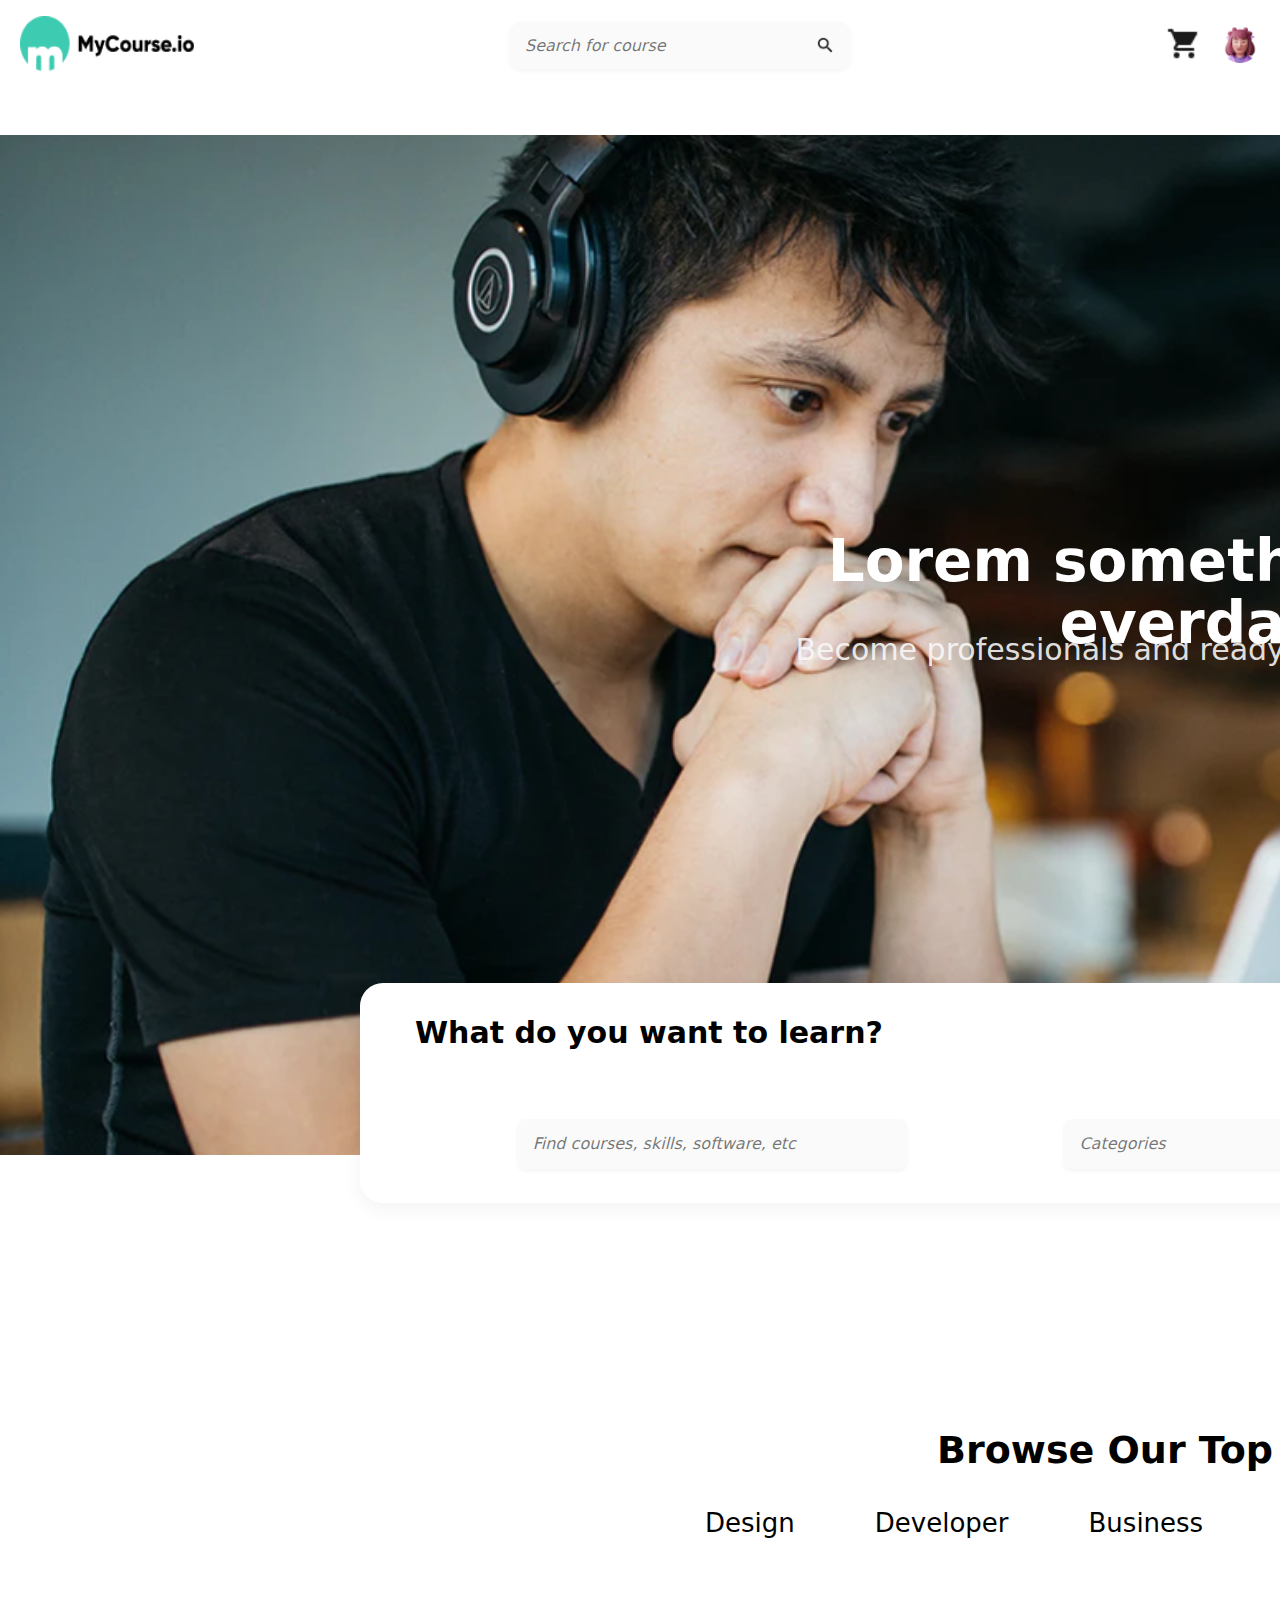
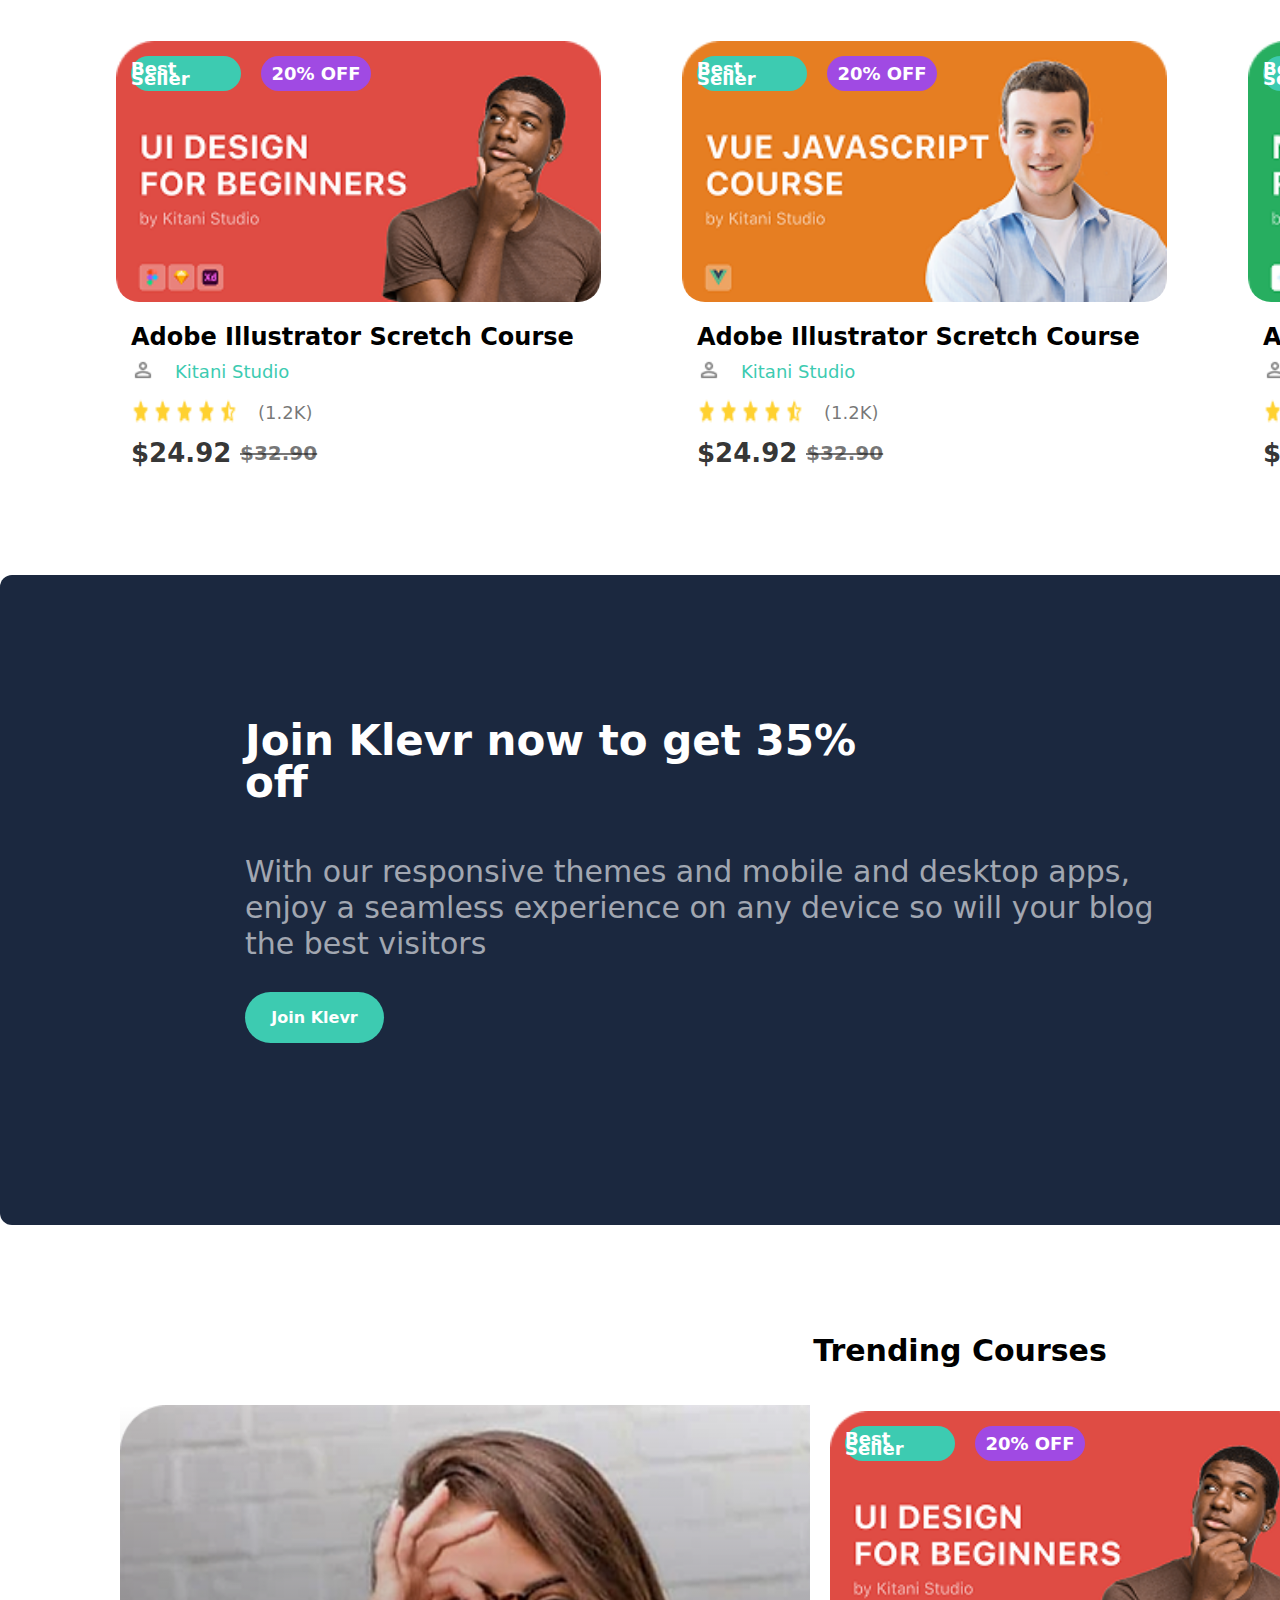
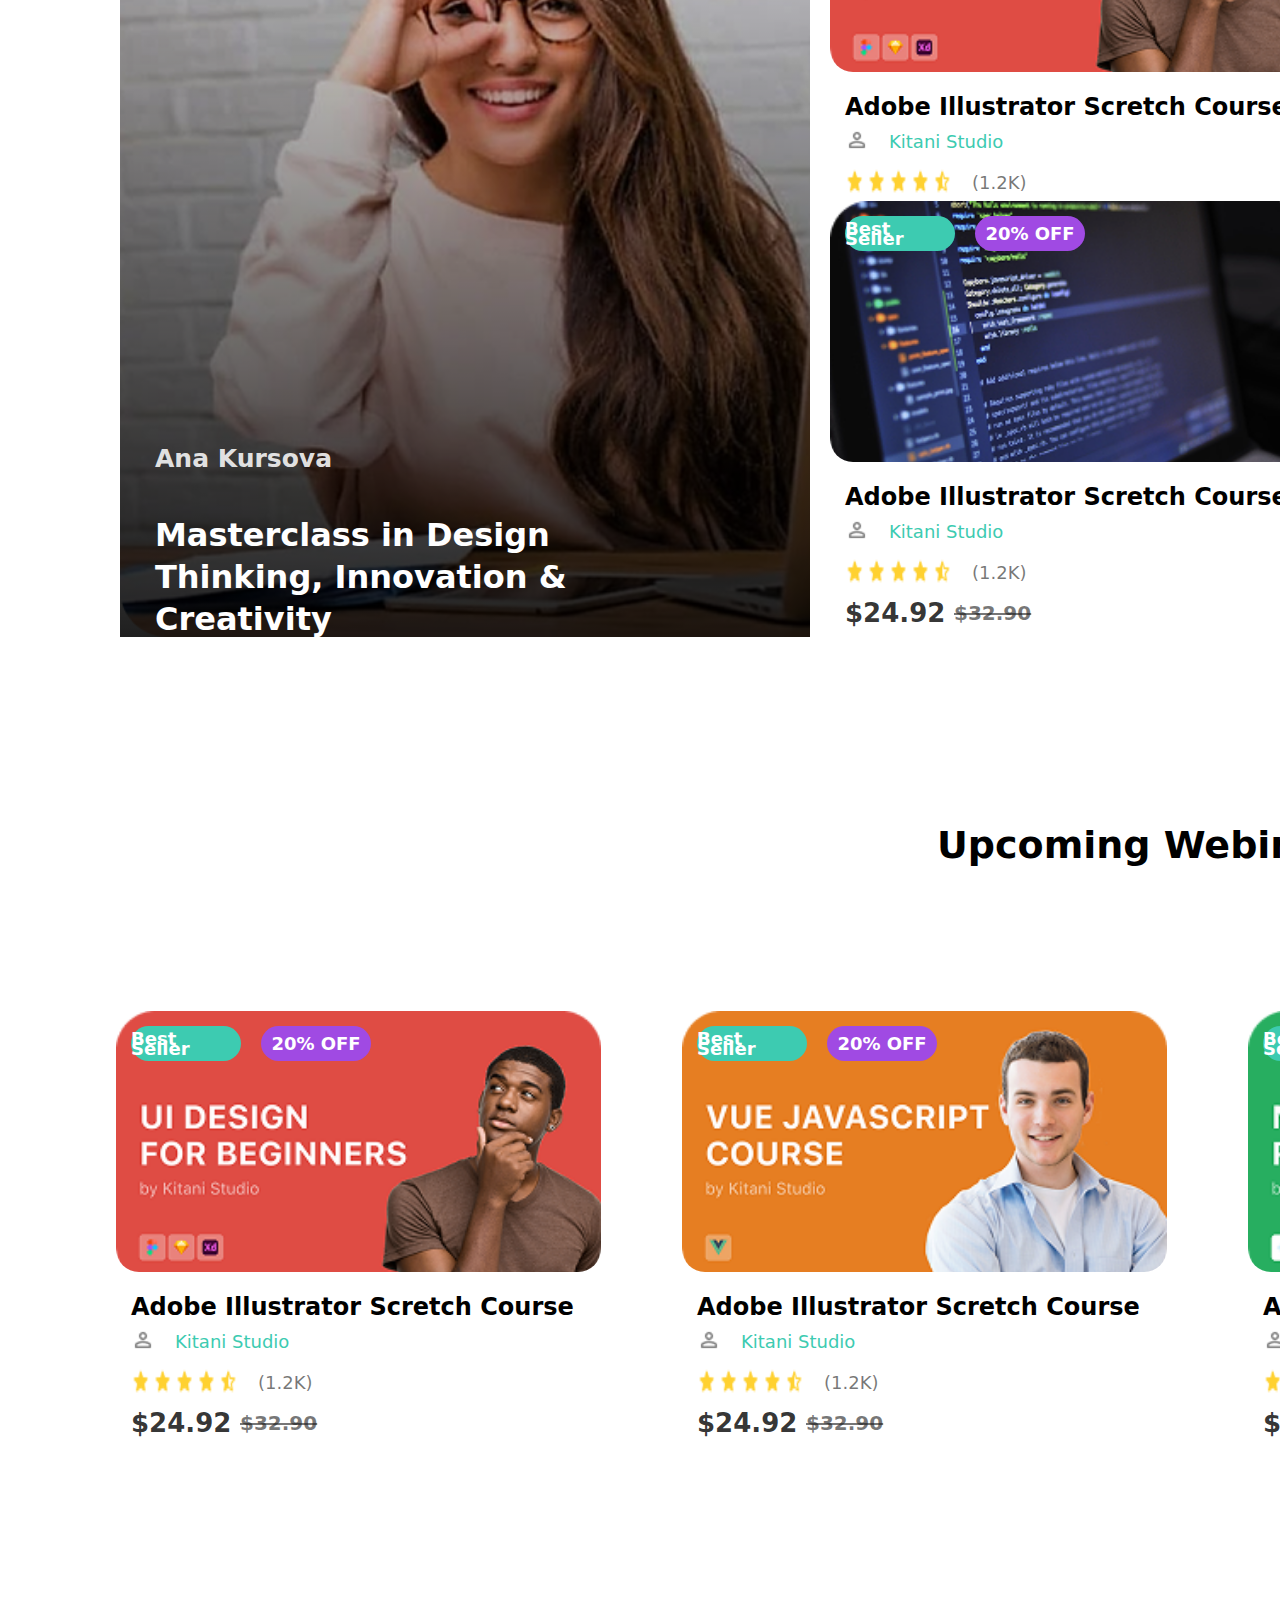
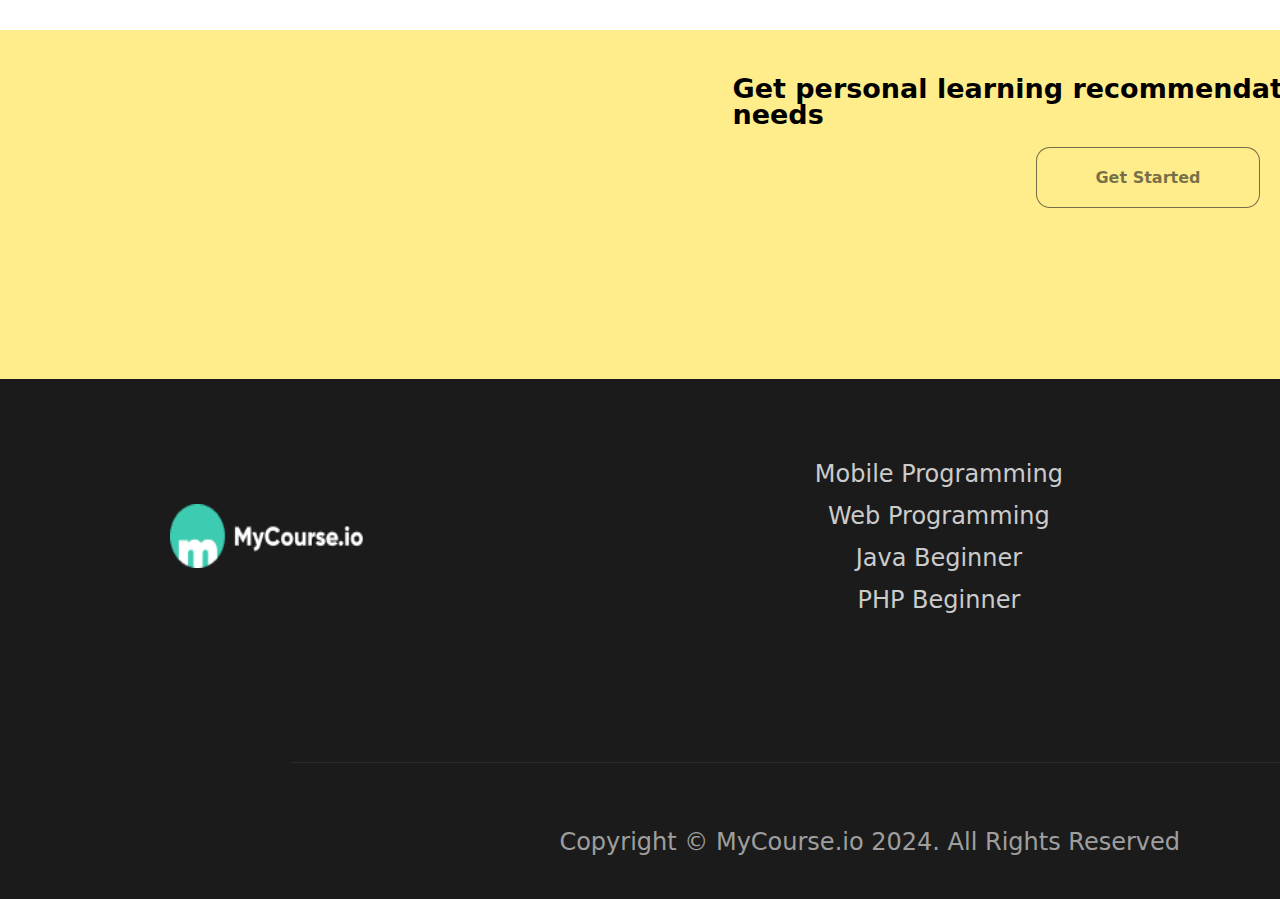
<file: Index.html>
<!DOCTYPE html>
<html lang="en">
  <head>
    <meta charset="UTF-8" />
    <link rel="icon" type="image/x-icon" href="./Images/wbLogo.png" />
    <meta name="viewport" content="width=device-width, initial-scale=1.0" />
    <link rel="stylesheet" href="./Style.css" />
    <title>ProendTask</title>
  </head>
  <body>
    <div class="wrapper">
      <nav class="navbar">
        <div class="nav-box">
          <div class="nav-left">
            <span>
              <img src="./Images/logo.png" alt="" class="nav-logo" />
            </span>
          </div>

          <div class="nav-center">
            <form class="nav-form">
              <input
                type="text"
                placeholder="Search for course"
                class="nav-input"
              />
              <span>
                <img src="./Images/search.png" alt="" class="nav-search" />
              </span>
            </form>
          </div>

          <div class="nav-right">
            <div class="nav-btn-box">
              <span>
                <img src="./Images/basket.png" alt="" class="nav-basket" />
              </span>

              <!-- 🧑 User Icon -->
              <div class="user-dropdown">
                <img src="./Images/user-icon.png" alt="User" class="nav-user" />
                <div class="dropdown-menu">
                  <a href="#" class="dropdown-item">Jonathan Doe</a>
                  <a href="#" class="dropdown-email">doe.jonathan@com</a>
                  <div class="drop-line"></div>
                  <a href="#" class="dropdown-item">My Courses</a>
                  <a href="#" class="dropdown-item">My Cart</a>
                  <a href="#" class="dropdown-item">Wishlist</a>
                  <div class="drop-line"></div>
                  <a href="#" class="dropdown-item">Notifications</a>
                  <a href="#" class="dropdown-item">Account Settings</a>
                  <div class="drop-line"></div>

                  <a href="./pages/login.html" class="dropdown-item logout"
                    >Logout</a
                  >
                </div>
              </div>
            </div>
          </div>

          <div class="burger-menu">
            <div class="burger-icon">
              <span></span>
              <span></span>
              <span></span>
            </div>
          </div>
        </div>
      </nav>

      <div class="intro">
        <div class="intro-bck">
          <h1 class="intro-glav-title">Lorem something new everday</h1>
          <h5 class="intro-text">
            Become professionals and ready to join the world.
          </h5>

          <div class="intro-glav-box">
            <h1 class="intro-title">What do you want to learn?</h1>
            <div class="intro-box">
              <div class="intro-left">
                <form>
                  <input
                    type="text"
                    class="intro-inp1"
                    placeholder="Find courses, skills, software, etc"
                  />
                </form>
              </div>
              <div class="intro-right">
                <input
                  type="text"
                  class="intro-inp2"
                  placeholder="Categories"
                />
              </div>
              <div class="intro-right">
                <input type="text" class="intro-inp2" placeholder="Topic" />
                <button class="intro-btn">Search</button>
              </div>
            </div>
          </div>
        </div>
      </div>
      <div class="course">
        <h1 class="crs-glav-title">Browse Our Top Courses</h1>
        <ul>
          <div class="crs-link-list">
            <li>
              <a href="" class="crs-item">Design</a>
            </li>
            <li>
              <a href="./pages/tabs.html" class="crs-item">Developer</a>
            </li>
            <li>
              <a href="" class="crs-item">Business</a>
            </li>
            <li>
              <a href="" class="crs-item">Marketing</a>
            </li>
            <li>
              <a href="" class="crs-item">PhotoGraphy</a>
            </li>
          </div>
        </ul>

        <div class="crs-glav-box">
          <div class="crs-box">
            <span>
              <div class="crs-img1">
                <div class="crs-btn1">Best Seller</div>
                <div class="crs-btn2">20% OFF</div>
              </div>
            </span>
            <h1 class="crs-title">Adobe Illustrator Scretch Course</h1>
            <div class="crs-person-box">
              <span>
                <img src="./Images/crs-person.png" alt="" class="person" />
              </span>
              <h3 class="person-name">Kitani Studio</h3>
            </div>
            <div class="crs-star-box">
              <span>
                <img src="./Images/crs-stars.png" alt="" class="stars" />
              </span>
              <h4 class="crs-text">(1.2K)</h4>
            </div>
            <div class="crs-price-box">
              <h1 class="crs-price">$24.92</h1>
              <h3 class="crs-price1">$32.90</h3>
            </div>
          </div>
          <div class="crs-box">
            <span>
              <div class="crs-img2">
                <div class="crs-btn1">Best Seller</div>
                <div class="crs-btn2">20% OFF</div>
              </div>
            </span>
            <h1 class="crs-title">Adobe Illustrator Scretch Course</h1>
            <div class="crs-person-box">
              <span>
                <img src="./Images/crs-person.png" alt="" class="person" />
              </span>
              <h3 class="person-name">Kitani Studio</h3>
            </div>
            <div class="crs-star-box">
              <span>
                <img src="./Images/crs-stars.png" alt="" class="stars" />
              </span>
              <h4 class="crs-text">(1.2K)</h4>
            </div>
            <div class="crs-price-box">
              <h1 class="crs-price">$24.92</h1>
              <h3 class="crs-price1">$32.90</h3>
            </div>
          </div>
          <div class="crs-box">
            <span>
              <div class="crs-img3">
                <div class="crs-btn1">Best Seller</div>
                <div class="crs-btn2">20% OFF</div>
              </div>
            </span>
            <h1 class="crs-title">Adobe Illustrator Scretch Course</h1>
            <div class="crs-person-box">
              <span>
                <img src="./Images/crs-person.png" alt="" class="person" />
              </span>
              <h3 class="person-name">Kitani Studio</h3>
            </div>
            <div class="crs-star-box">
              <span>
                <img src="./Images/crs-stars.png" alt="" class="stars" />
              </span>
              <h4 class="crs-text">(1.2K)</h4>
            </div>
            <div class="crs-price-box">
              <h1 class="crs-price">$24.92</h1>
              <h3 class="crs-price1">$32.90</h3>
            </div>
          </div>
          <div class="crs-box">
            <span>
              <div class="crs-img4">
                <div class="crs-btn1">Best Seller</div>
                <div class="crs-btn2">20% OFF</div>
              </div>
            </span>
            <h1 class="crs-title">Adobe Illustrator Scretch Course</h1>
            <div class="crs-person-box">
              <span>
                <img src="./Images/crs-person.png" alt="" class="person" />
              </span>
              <h3 class="person-name">Kitani Studio</h3>
            </div>
            <div class="crs-star-box">
              <span>
                <img src="./Images/crs-stars.png" alt="" class="stars" />
              </span>
              <h4 class="crs-text">(1.2K)</h4>
            </div>
            <div class="crs-price-box">
              <h1 class="crs-price">$24.92</h1>
              <h3 class="crs-price1">$32.90</h3>
            </div>
          </div>
        </div>
      </div>
      <div class="discount">
        <h1 class="disc-title">Join Klevr now to get 35% off</h1>
        <h4 class="disc-text">
          With our responsive themes and mobile and desktop apps, enjoy a
          seamless experience on any device so will your blog the best visitors
        </h4>
        <button class="disc-btn">Join Klevr</button>
        <span>
          <img src="./Images/disc-img.png" alt="" class="disc-img" />
        </span>
      </div>
      <div class="trending">
        <h1 class="trend-glav-title">Trending Courses</h1>
        <div class="trend-glav-box">
          <div class="trend-left">
            <div class="trend-left-box">
              <div class="trend-bck"></div>
              <span>
                <div class="trend-img">
                  <h5 class="trend-name">Ana Kursova</h5>
                  <h1 class="trend-text">
                    Masterclass in Design Thinking, Innovation & Creativity
                  </h1>
                </div>
              </span>
            </div>
          </div>
          <div class="trend-right">
            <div class="trend-mini-box">
              <div class="trend-mini-left">
                <div class="crs-box">
                  <span>
                    <div class="crs-img1">
                      <div class="crs-btn1">Best Seller</div>
                      <div class="crs-btn2">20% OFF</div>
                    </div>
                  </span>
                  <h1 class="crs-title">Adobe Illustrator Scretch Course</h1>
                  <div class="crs-person-box">
                    <span>
                      <img
                        src="./Images/crs-person.png"
                        alt=""
                        class="person"
                      />
                    </span>
                    <h3 class="person-name">Kitani Studio</h3>
                  </div>
                  <div class="crs-star-box">
                    <span>
                      <img src="./Images/crs-stars.png" alt="" class="stars" />
                    </span>
                    <h4 class="crs-text">(1.2K)</h4>
                  </div>
                  <div class="crs-price-box">
                    <h1 class="crs-price">$24.92</h1>
                    <h3 class="crs-price1">$32.90</h3>
                  </div>
                </div>
              </div>
              <div class="trend-mini-right">
                <div class="crs-box">
                  <span>
                    <div class="crs-img5">
                      <div class="crs-btn1">Best Seller</div>
                      <div class="crs-btn2">20% OFF</div>
                    </div>
                  </span>
                  <h1 class="crs-title">Adobe Illustrator Scretch Course</h1>
                  <div class="crs-person-box">
                    <span>
                      <img
                        src="./Images/crs-person.png"
                        alt=""
                        class="person"
                      />
                    </span>
                    <h3 class="person-name">Kitani Studio</h3>
                  </div>
                  <div class="crs-star-box">
                    <span>
                      <img src="./Images/crs-stars.png" alt="" class="stars" />
                    </span>
                    <h4 class="crs-text">(1.2K)</h4>
                  </div>
                  <div class="crs-price-box">
                    <h1 class="crs-price">$24.92</h1>
                    <h3 class="crs-price1">$32.90</h3>
                  </div>
                </div>
              </div>
              <div class="trend-mini-right">
                <div class="crs-box">
                  <span>
                    <div class="crs-img6">
                      <div class="crs-btn1">Best Seller</div>
                      <div class="crs-btn2">20% OFF</div>
                    </div>
                  </span>
                  <h1 class="crs-title">Adobe Illustrator Scretch Course</h1>
                  <div class="crs-person-box">
                    <span>
                      <img
                        src="./Images/crs-person.png"
                        alt=""
                        class="person"
                      />
                    </span>
                    <h3 class="person-name">Kitani Studio</h3>
                  </div>
                  <div class="crs-star-box">
                    <span>
                      <img src="./Images/crs-stars.png" alt="" class="stars" />
                    </span>
                    <h4 class="crs-text">(1.2K)</h4>
                  </div>
                  <div class="crs-price-box">
                    <h1 class="crs-price">$24.92</h1>
                    <h3 class="crs-price1">$32.90</h3>
                  </div>
                </div>
              </div>
              <div class="trend-mini-right">
                <div class="crs-box">
                  <span>
                    <div class="crs-img1">
                      <div class="crs-btn1">Best Seller</div>
                      <div class="crs-btn2">20% OFF</div>
                    </div>
                  </span>
                  <h1 class="crs-title">Adobe Illustrator Scretch Course</h1>
                  <div class="crs-person-box">
                    <span>
                      <img
                        src="./Images/crs-person.png"
                        alt=""
                        class="person"
                      />
                    </span>
                    <h3 class="person-name">Kitani Studio</h3>
                  </div>
                  <div class="crs-star-box">
                    <span>
                      <img src="./Images/crs-stars.png" alt="" class="stars" />
                    </span>
                    <h4 class="crs-text">(1.2K)</h4>
                  </div>
                  <div class="crs-price-box">
                    <h1 class="crs-price">$24.92</h1>
                    <h3 class="crs-price1">$32.90</h3>
                  </div>
                </div>
              </div>
            </div>
          </div>
        </div>
      </div>
      <div class="course" id="vector1">
        <h1 class="crs-glav-title">Upcoming Webinar</h1>
        <div class="crs-glav-box">
          <div class="crs-box">
            <span>
              <div class="crs-img1">
                <div class="crs-btn1">Best Seller</div>
                <div class="crs-btn2">20% OFF</div>
              </div>
            </span>
            <h1 class="crs-title">Adobe Illustrator Scretch Course</h1>
            <div class="crs-person-box">
              <span>
                <img src="./Images/crs-person.png" alt="" class="person" />
              </span>
              <h3 class="person-name">Kitani Studio</h3>
            </div>
            <div class="crs-star-box">
              <span>
                <img src="./Images/crs-stars.png" alt="" class="stars" />
              </span>
              <h4 class="crs-text">(1.2K)</h4>
            </div>
            <div class="crs-price-box">
              <h1 class="crs-price">$24.92</h1>
              <h3 class="crs-price1">$32.90</h3>
            </div>
          </div>
          <div class="crs-box">
            <span>
              <div class="crs-img2">
                <div class="crs-btn1">Best Seller</div>
                <div class="crs-btn2">20% OFF</div>
              </div>
            </span>
            <h1 class="crs-title">Adobe Illustrator Scretch Course</h1>
            <div class="crs-person-box">
              <span>
                <img src="./Images/crs-person.png" alt="" class="person" />
              </span>
              <h3 class="person-name">Kitani Studio</h3>
            </div>
            <div class="crs-star-box">
              <span>
                <img src="./Images/crs-stars.png" alt="" class="stars" />
              </span>
              <h4 class="crs-text">(1.2K)</h4>
            </div>
            <div class="crs-price-box">
              <h1 class="crs-price">$24.92</h1>
              <h3 class="crs-price1">$32.90</h3>
            </div>
          </div>
          <div class="crs-box">
            <span>
              <div class="crs-img3">
                <div class="crs-btn1">Best Seller</div>
                <div class="crs-btn2">20% OFF</div>
              </div>
            </span>
            <h1 class="crs-title">Adobe Illustrator Scretch Course</h1>
            <div class="crs-person-box">
              <span>
                <img src="./Images/crs-person.png" alt="" class="person" />
              </span>
              <h3 class="person-name">Kitani Studio</h3>
            </div>
            <div class="crs-star-box">
              <span>
                <img src="./Images/crs-stars.png" alt="" class="stars" />
              </span>
              <h4 class="crs-text">(1.2K)</h4>
            </div>
            <div class="crs-price-box">
              <h1 class="crs-price">$24.92</h1>
              <h3 class="crs-price1">$32.90</h3>
            </div>
          </div>
          <div class="crs-box">
            <span>
              <div class="crs-img4">
                <div class="crs-btn1">Best Seller</div>
                <div class="crs-btn2">20% OFF</div>
              </div>
            </span>
            <h1 class="crs-title">Adobe Illustrator Scretch Course</h1>
            <div class="crs-person-box">
              <span>
                <img src="./Images/crs-person.png" alt="" class="person" />
              </span>
              <h3 class="person-name">Kitani Studio</h3>
            </div>
            <div class="crs-star-box">
              <span>
                <img src="./Images/crs-stars.png" alt="" class="stars" />
              </span>
              <h4 class="crs-text">(1.2K)</h4>
            </div>
            <div class="crs-price-box">
              <h1 class="crs-price">$24.92</h1>
              <h3 class="crs-price1">$32.90</h3>
            </div>
          </div>
        </div>
      </div>
      <div class="recomend">
        <h1 class="rec-title">
          Get personal learning recommendations based on your needs
        </h1>
        <button class="rec-btn">Get Started</button>
      </div>
      <div class="footer">
        <div class="footer-glav-box">
          <div class="footer-left">
            <span>
              <img src="./Images/footer-logo.png" alt="" class="footer-logo" />
            </span>
          </div>
          <div class="footer-right">
            <ul>
              <div class="footer-list">
                <li>
                  <a href="" class="footer-item">Mobile Programming</a>
                </li>
                <li>
                  <a href="" class="footer-item">Web Programming</a>
                </li>
                <li>
                  <a href="" class="footer-item">Java Beginner</a>
                </li>
                <li>
                  <a href="" class="footer-item">PHP Beginner</a>
                </li>
              </div>
            </ul>
          </div>
          <div class="footer-right">
            <ul>
              <div class="footer-list">
                <li>
                  <a href="" class="footer-item">Adobe Illustrator</a>
                </li>
                <li>
                  <a href="" class="footer-item">Adobe Photoshop</a>
                </li>
                <li>
                  <a href="" class="footer-item">Design Logo</a>
                </li>
              </div>
            </ul>
          </div>
          <div class="footer-right">
            <ul>
              <div class="footer-list">
                <li>
                  <a href="" class="footer-item">Writing Course</a>
                </li>
                <li>
                  <a href="" class="footer-item">Photography</a>
                </li>
                <li>
                  <a href="" class="footer-item">Video Making</a>
                </li>
              </div>
            </ul>
          </div>
        </div>

        <div class="footer-line"></div>

        <div class="footer-box">
          <h3 class="footer-text">
            Copyright © MyCourse.io 2024. All Rights Reserved
          </h3>

          <div class="footer-soc-box">
            <img src="./Images/twitter.png" alt="" class="footer-soc" />
            <img src="./Images/instagram.png" alt="" class="footer-soc" />
            <img src="./Images/facebook.png" alt="" class="footer-soc" />
          </div>
        </div>
      </div>
    </div>
    <script src="./Main.js"></script>
  </body>
</html>
</file>
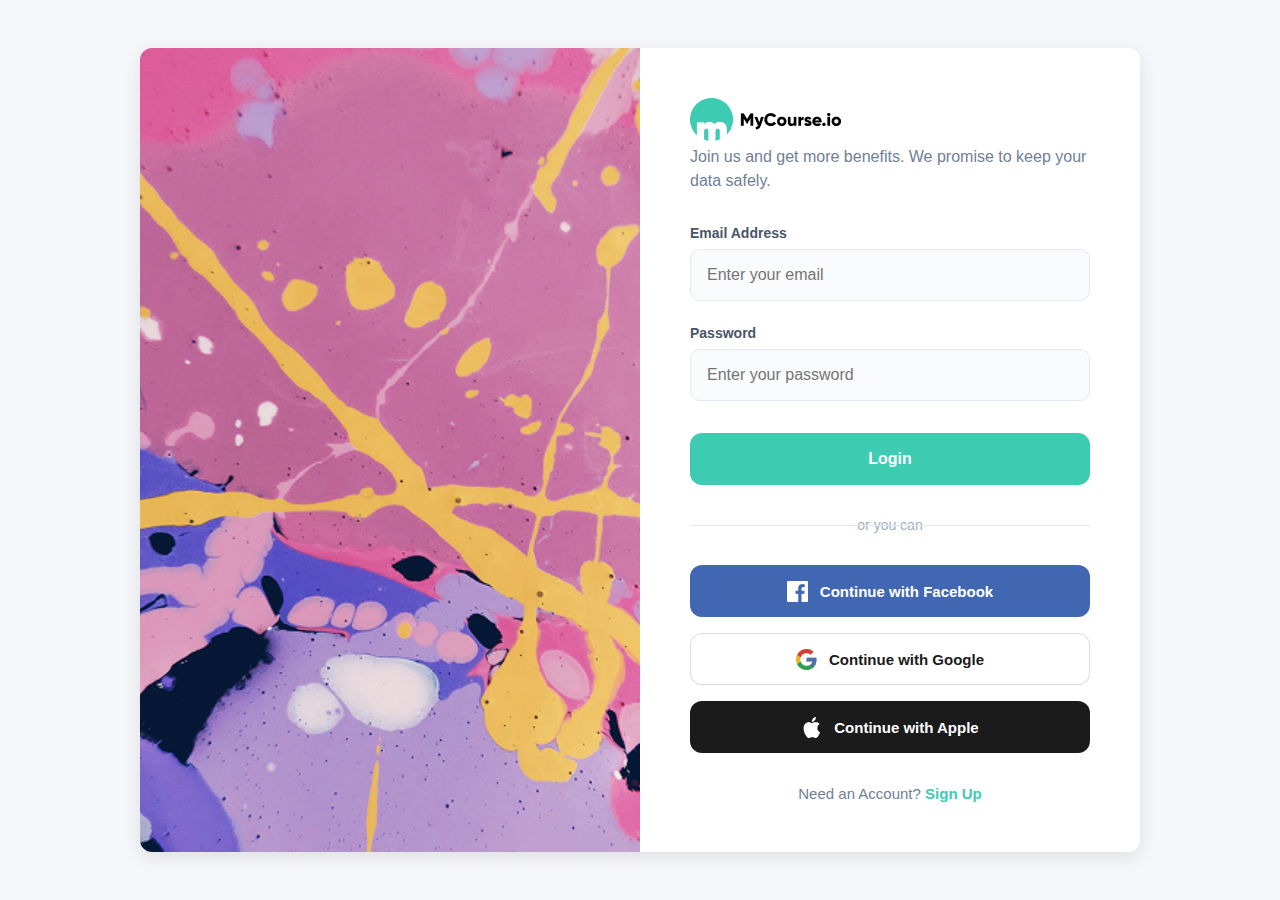
<file: pages/login.html>
<!DOCTYPE html>
<html lang="en">
  <head>
    <meta charset="UTF-8" />
    <link rel="icon" type="image/x-icon" href="./Images/wbLogo.png" />

    <meta name="viewport" content="width=device-width, initial-scale=1.0" />
    <link rel="stylesheet" href="../style/login.css" />
    <title>ProendTask Login</title>
  </head>
  <body>
    <div class="container">
      <div class="left-panel">
        <div class="benefits"></div>
      </div>

      <div class="right-panel">
        <div class="login-form">
          <span>
            <img src="../Images/logo.png" alt="" class="log-logo" />
          </span>
          <p class="subtitle">
            Join us and get more benefits. We promise to keep your data safely.
          </p>

          <form id="loginForm">
            <div class="form-group">
              <label for="email">Email Address</label>
              <input
                type="email"
                id="email"
                placeholder="Enter your email"
                required
              />
            </div>

            <div class="form-group">
              <label for="password">Password</label>
              <input
                type="password"
                id="password"
                placeholder="Enter your password"
                required
              />
            </div>

            <button type="submit" class="login-btn">Login</button>
          </form>

          <div class="divider">
            <span>or you can</span>
          </div>

          <div class="social-login">
            <button class="social-btn">
              <img src="../Images/log-facebook.png" alt="" />
              Continue with Facebook
            </button>

            <button class="social-btn1">
              <img src="../Images/google.png" alt="" />
              Continue with Google
            </button>

            <button class="social-btn2">
              <img src="../Images/apple.png" alt="" />
              Continue with Apple
            </button>
          </div>

          <div class="signup-link">
            Need an Account? <a href="#">Sign Up</a>
          </div>
        </div>
      </div>
    </div>

    <script src="../Main.js"></script>
  </body>
</html>
</file>
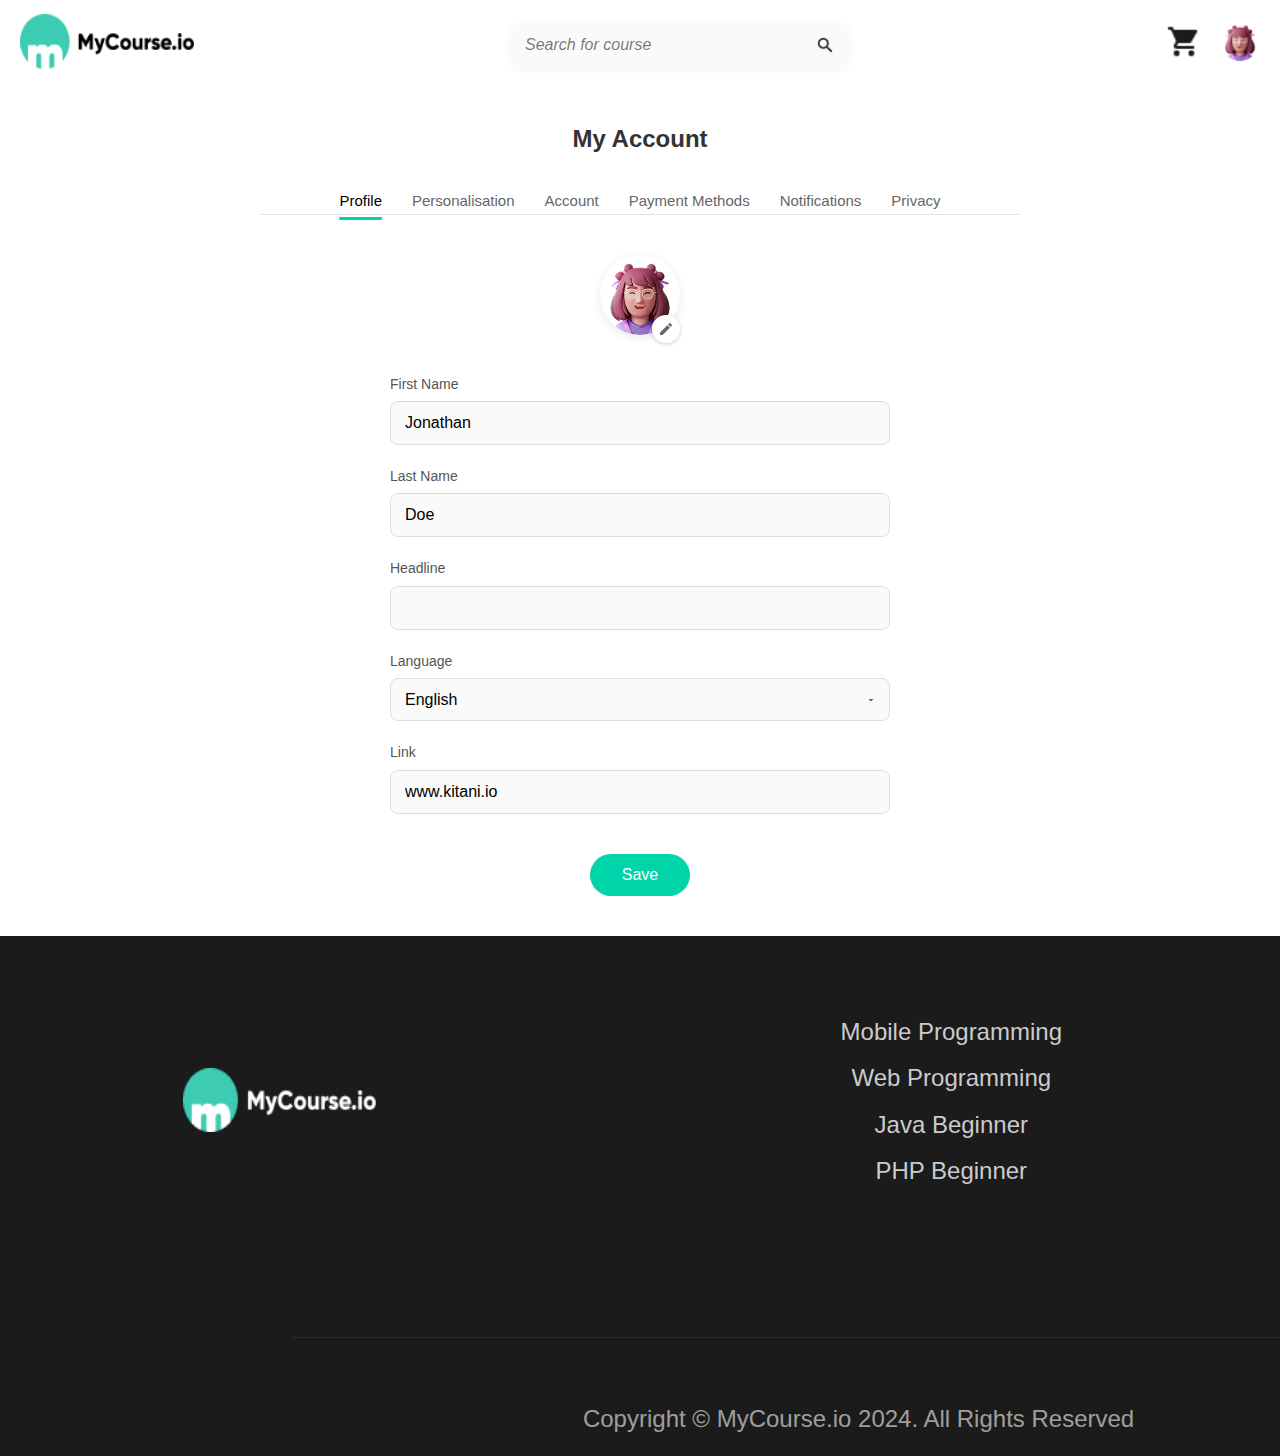
<file: pages/profiel.html>
<!DOCTYPE html>
<html lang="en">
  <head>
    <meta charset="UTF-8" />
    <meta name="viewport" content="width=device-width, initial-scale=1.0" />
    <link rel="stylesheet" href="../style/Style.css" />
    <link rel="stylesheet" href="../style/profile.css" />
    <title>Document</title>
  </head>
  <body>
    <div class="wrapper" id="prf-wrapper">
      <nav class="navbar">
        <div class="nav-box">
          <div class="nav-left">
            <span>
              <img src="../Images/logo.png" alt="" class="nav-logo" />
            </span>
          </div>

          <div class="nav-center">
            <form class="nav-form">
              <input
                type="text"
                placeholder="Search for course"
                class="nav-input"
              />
              <span>
                <img src="../Images/search.png" alt="" class="nav-search" />
              </span>
            </form>
          </div>

          <div class="nav-right">
            <div class="nav-btn-box">
              <span>
                <img src="../Images/basket.png" alt="" class="nav-basket" />
              </span>

              <div class="user-dropdown">
                <img
                  src="../Images/user-icon.png"
                  alt="User"
                  class="nav-user"
                />
                <div class="dropdown-menu">
                  <a href="#" class="dropdown-item">Jonathan Doe</a>
                  <a href="#" class="dropdown-email">doe.jonathan@com</a>
                  <div class="drop-line"></div>
                  <a href="#" class="dropdown-item">My Account</a>
                  <a href="#" class="dropdown-item">My Cart</a>
                  <a href="#" class="dropdown-item">Wishlist</a>
                  <div class="drop-line"></div>
                  <a href="#" class="dropdown-item">Notifications</a>
                  <a href="#" class="dropdown-item">Account Settings</a>
                  <div class="drop-line"></div>

                  <a href="./pages/login.html" class="dropdown-item logout"
                    >Logout</a
                  >
                </div>
              </div>
            </div>
          </div>

          <div class="burger-menu">
            <div class="burger-icon">
              <span></span>
              <span></span>
              <span></span>
            </div>
          </div>
        </div>
      </nav>

      <div class="container">
        <h1 class="sec-title">My Account</h1>

        <ul class="nav-tabs">
          <li><a href="#" class="active">Profile</a></li>
          <li><a href="#">Personalisation</a></li>
          <li><a href="#">Account</a></li>
          <li><a href="#">Payment Methods</a></li>
          <li><a href="#">Notifications</a></li>
          <li><a href="#">Privacy</a></li>
        </ul>

        <section class="profile-section">
          <div class="avatar-wrapper">
            <img
              src="../Images/person-logo.png"
              alt="User Avatar"
              class="avatar"
            />
            <div class="edit-icon">
              <svg viewBox="0 0 24 24">
                <path
                  d="M3 17.25V21h3.75L17.81 9.94l-3.75-3.75L3 17.25zM20.71 7.04a.996.996 0 0 0 0-1.41l-2.34-2.34a.996.996 0 0 0-1.41 0l-1.83 1.83 3.75 3.75 1.83-1.83z"
                />
              </svg>
            </div>
          </div>

          <div class="form-group">
            <label>First Name</label>
            <input type="text" value="Jonathan" />
          </div>

          <div class="form-group">
            <label>Last Name</label>
            <input type="text" value="Doe" />
          </div>

          <div class="form-group">
            <label>Headline</label>
            <input type="text" placeholder="" />
          </div>

          <div class="form-group">
            <label>Language</label>
            <select>
              <option>English</option>
              <option>Spanish</option>
              <option>French</option>
            </select>
          </div>

          <div class="form-group">
            <label>Link</label>
            <input type="url" value="www.kitani.io" />
          </div>

          <button class="save-btn">Save</button>
        </section>
      </div>
      <div class="footer" id="prf">
        <div class="footer-glav-box">
          <div class="footer-left">
            <span>
              <img src="../Images/footer-logo.png" alt="" class="footer-logo" />
            </span>
          </div>
          <div class="footer-right">
            <ul>
              <div class="footer-list">
                <li>
                  <a href="" class="footer-item">Mobile Programming</a>
                </li>
                <li>
                  <a href="" class="footer-item">Web Programming</a>
                </li>
                <li>
                  <a href="" class="footer-item">Java Beginner</a>
                </li>
                <li>
                  <a href="" class="footer-item">PHP Beginner</a>
                </li>
              </div>
            </ul>
          </div>
          <div class="footer-right">
            <ul>
              <div class="footer-list">
                <li>
                  <a href="" class="footer-item">Adobe Illustrator</a>
                </li>
                <li>
                  <a href="" class="footer-item">Adobe Photoshop</a>
                </li>
                <li>
                  <a href="" class="footer-item">Design Logo</a>
                </li>
              </div>
            </ul>
          </div>
          <div class="footer-right">
            <ul>
              <div class="footer-list">
                <li>
                  <a href="" class="footer-item">Writing Course</a>
                </li>
                <li>
                  <a href="" class="footer-item">Photography</a>
                </li>
                <li>
                  <a href="" class="footer-item">Video Making</a>
                </li>
              </div>
            </ul>
          </div>
        </div>

        <div class="footer-line"></div>

        <div class="footer-box">
          <h3 class="footer-text">
            Copyright © MyCourse.io 2024. All Rights Reserved
          </h3>

          <div class="footer-soc-box">
            <img src="../Images/twitter.png" alt="" class="footer-soc" />
            <img src="../Images/instagram.png" alt="" class="footer-soc" />
            <img src="../Images/facebook.png" alt="" class="footer-soc" />
          </div>
        </div>
      </div>
    </div>
    <script src="../Main.js"></script>
  </body>
</html>
</file>
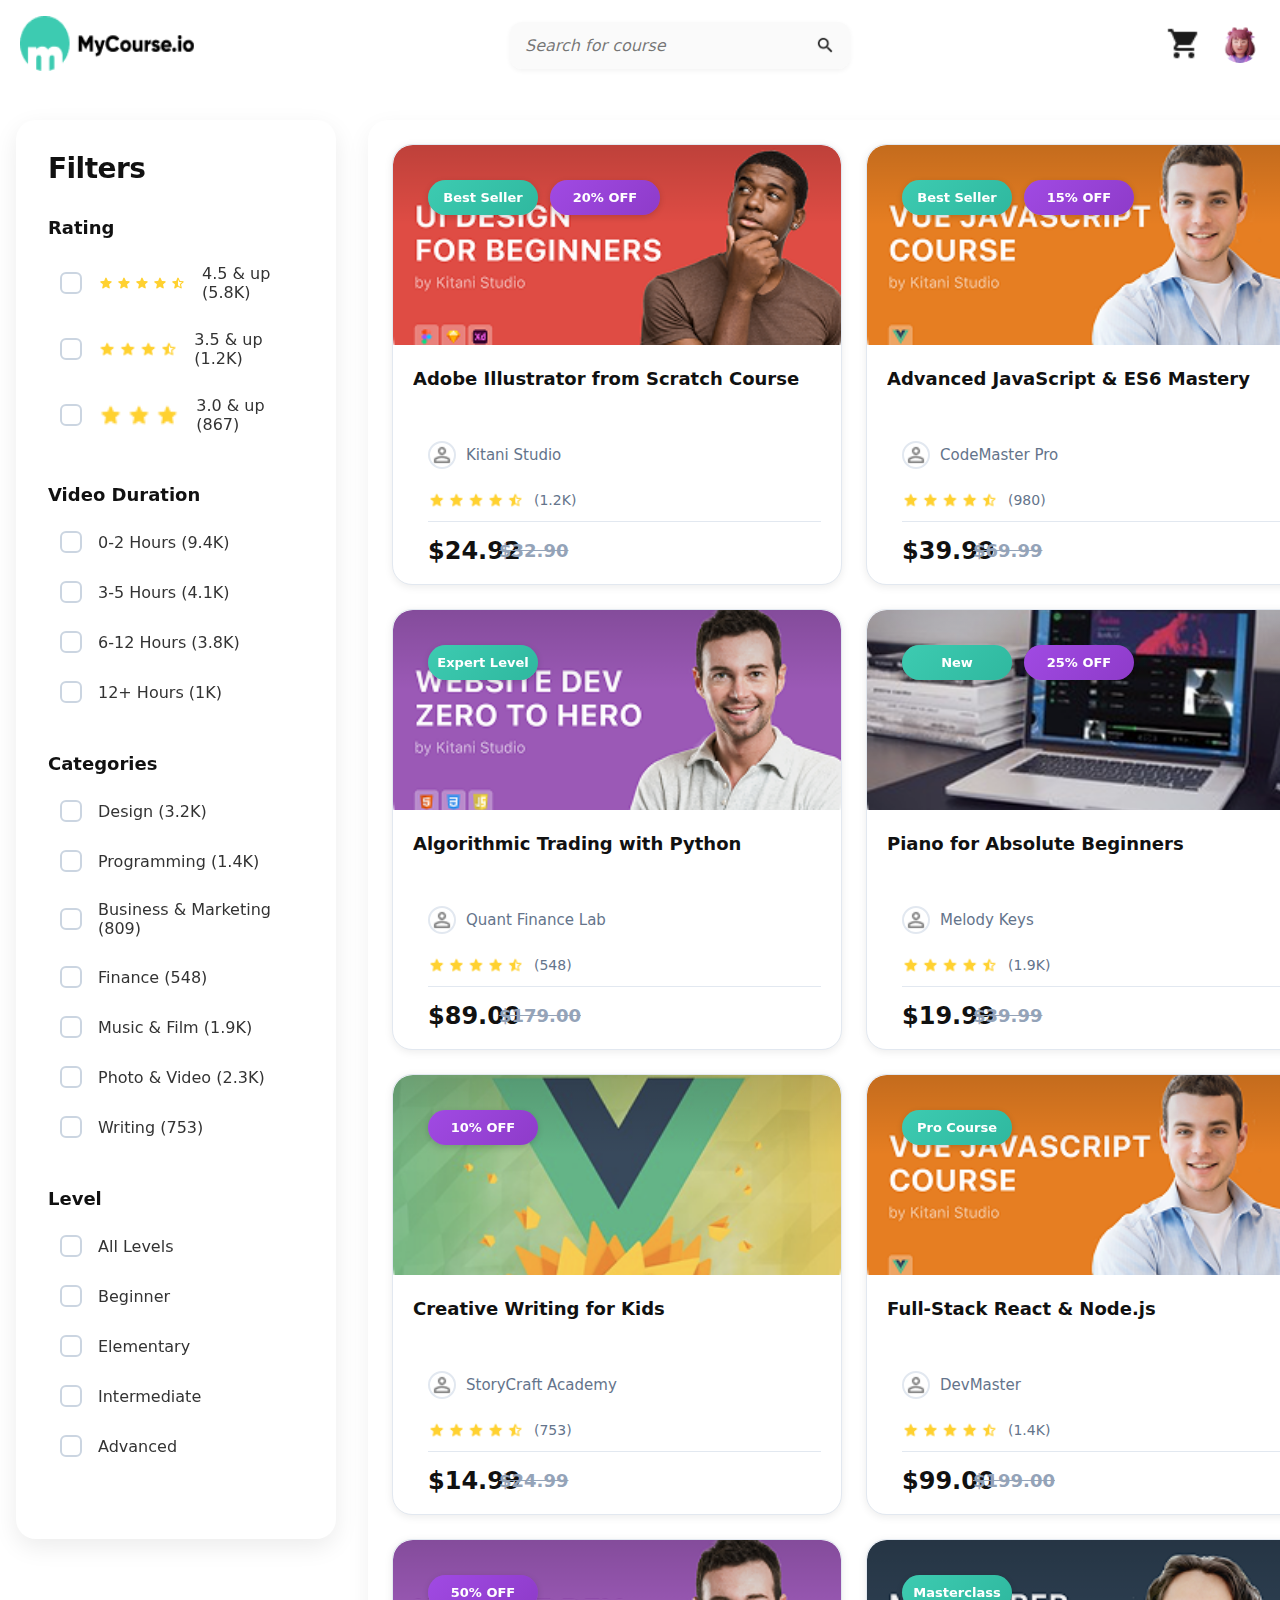
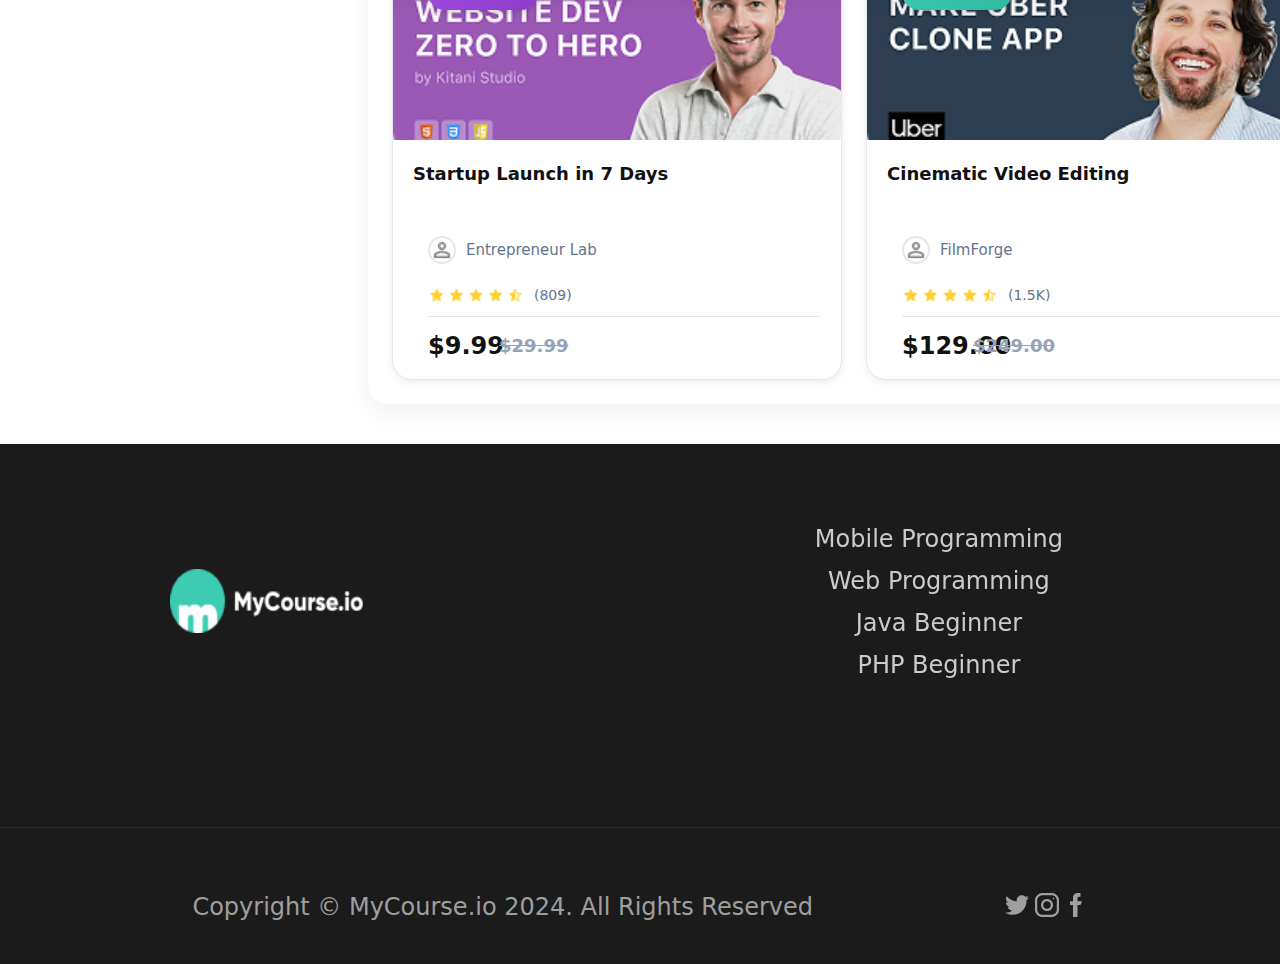
<file: pages/tabs.html>
<!DOCTYPE html>
<html lang="en">
  <head>
    <meta charset="UTF-8" />
    <link rel="icon" type="image/x-icon" href="../Images/wbLogo.png" />
    <meta name="viewport" content="width=device-width, initial-scale=1.0" />
    <link rel="stylesheet" href="../style/tabs.css" />
    <link rel="stylesheet" href="../style/Style.css" />
    <title>ProendTask</title>
    <style>
      .layout {
        display: flex;
        max-width: 1500px;
        margin: 40px auto;
        gap: 32px;
        padding: 0 16px;
        font-family: "Inter", system-ui, -apple-system, sans-serif;
      }

      .layout-left {
        width: 320px;
        padding: 32px;
        background: #fff;
        border-radius: 20px;
        box-shadow: 0 8px 24px rgba(0, 0, 0, 0.08);
        position: sticky;
        top: 20px;
        height: fit-content;
        flex-shrink: 0;
      }

      .layout-right {
        flex: 1;
        background: #fff;
        border-radius: 20px;
        box-shadow: 0 8px 24px rgba(0, 0, 0, 0.06);
        padding: 24px;
      }

      /* === FILTERS === */
      .filter-title {
        font-size: 1.75rem;
        font-weight: 700;
        color: #111;
        margin-bottom: 32px;
        letter-spacing: -0.02em;
      }

      .filter-group {
        margin-bottom: 40px;
      }

      .filter-name {
        font-size: 1.125rem;
        font-weight: 600;
        color: #111;
        margin-bottom: 16px;
      }

      .filter-row {
        display: flex;
        align-items: center;
        gap: 16px;
        padding: 10px 12px;
        margin: 8px 0;
        border-radius: 12px;
        cursor: pointer;
        transition: all 0.25s ease;
        user-select: none;
        font-size: 1rem;
        color: #333;
        font-weight: 500;
      }

      .filter-row:hover {
        background: #f8f9fa;
        transform: translateX(4px);
      }

      .filter-row input {
        appearance: none;
        width: 22px;
        height: 22px;
        border: 2.5px solid #cbd5e1;
        border-radius: 6px;
        cursor: pointer;
        position: relative;
        transition: all 0.25s ease;
        flex-shrink: 0;
      }

      .filter-row input:checked {
        background: #4b7bec;
        border-color: #4b7bec;
      }

      .filter-row input:checked::after {
        content: "✓";
        position: absolute;
        top: 50%;
        left: 50%;
        transform: translate(-50%, -50%);
        color: white;
        font-weight: bold;
        font-size: 14px;
      }

      .filter-row .stars {
        width: 100px;
        height: auto;
        pointer-events: none;
      }

      .filter-row .filter-name,
      .filter-row span {
        font-weight: 500;
        color: #333;
      }

      /* === COURSE GRID === */
      .course-lay-box {
        display: grid;
        gap: 24px;
        padding: 0;
      }

      @media (min-width: 1024px) {
        .course-lay-box {
          grid-template-columns: repeat(3, 1fr);
        }
      }

      @media (min-width: 720px) and (max-width: 1023px) {
        .course-lay-box {
          grid-template-columns: repeat(2, 1fr);
        }
      }

      @media (max-width: 719px) {
        .course-lay-box {
          grid-template-columns: 1fr;
        }
      }

      /* === COURSE CARD === */
      .crs-box {
        background: #fff;
        border-radius: 20px;
        overflow: hidden;
        box-shadow: 0 2px 8px rgba(0, 0, 0, 0.08);
        border: 1px solid #e2e8f0;
        transition: all 0.3s ease;
        cursor: pointer;
        display: flex;
        flex-direction: column;
        height: 100%;
      }

      .crs-box:hover {
        transform: translateY(-8px);
        box-shadow: 0 16px 32px rgba(0, 0, 0, 0.12);
        border-color: #4b7bec;
      }

      .crs-img {
        position: relative;
        width: 100%;
        height: 200px;
        background-size: cover;
        background-position: center;
        display: flex;
        align-items: flex-start;
        justify-content: flex-start;
        gap: 12px;
        padding: 20px;
        border-radius: 20px 20px 0 0;
      }

      .crs-img::before {
        content: "";
        position: absolute;
        inset: 0;
        background: linear-gradient(
          to bottom,
          rgba(0, 0, 0, 0.15),
          transparent 40%
        );
        border-radius: 20px 20px 0 0;
        pointer-events: none;
      }

      .crs-img1 {
        background-image: url("../Images/crs-img1.png");
      }
      .crs-img2 {
        background-image: url("../Images/crs-img2.png");
      }
      .crs-img3 {
        background-image: url("../Images/crs-img3.png");
      }
      .crs-img4 {
        background-image: url("../Images/crs-img4.png");
      }
      .crs-img5 {
        background-image: url("../Images/crs-img5.png");
      }
      .crs-img6 {
        background-image: url("../Images/crs-img6.png");
      }
      .crs-img7 {
        background-image: url("../Images/crs-img7.png");
      }
      .crs-img8 {
        background-image: url("../Images/crs-img8.png");
      }

      .crs-btn1,
      .crs-btn2 {
        padding: 6px 14px;
        border-radius: 2rem;
        font-size: 0.8125rem;
        font-weight: 700;
        color: white;
        box-shadow: 0 2px 6px rgba(0, 0, 0, 0.15);
        transition: all 0.25s ease;
        backdrop-filter: blur(4px);
        min-height: 32px;
        display: inline-flex;
        align-items: center;
        justify-content: center;
        white-space: nowrap;
      }

      .crs-btn1 {
        background: linear-gradient(135deg, #3dcbb1, #2fb89f);
      }

      .crs-btn1:hover {
        background: linear-gradient(135deg, #2fb89f, #26a68d);
        transform: scale(1.05);
      }

      .crs-btn2 {
        background: linear-gradient(135deg, #a04ae3, #8e3bc9);
      }

      .crs-btn2:hover {
        background: linear-gradient(135deg, #8e3bc9, #7c2cb0);
        transform: scale(1.05);
      }

      .crs-content {
        padding: 20px;
        display: flex;
        flex-direction: column;
        flex: 1;
        gap: 12px;
      }

      .crs-title {
        font-size: 1.125rem;
        font-weight: 600;
        color: #111;
        line-height: 1.5;
        margin: 0;
        display: -webkit-box;
        -webkit-line-clamp: 2;
        -webkit-box-orient: vertical;
        overflow: hidden;
        min-height: 3.375rem;
      }

      .crs-person-box {
        display: flex;
        align-items: center;
        gap: 10px;
      }

      .person {
        width: 28px;
        height: 28px;
        border-radius: 50%;
        object-fit: cover;
        border: 2px solid #e2e8f0;
      }

      .person-name {
        font-size: 0.9375rem;
        color: #64748b;
        font-weight: 500;
      }

      .crs-star-box {
        display: flex;
        align-items: center;
        gap: 10px;
      }

      .crs-star-box .stars {
        width: 96px;
        height: auto;
      }

      .crs-text {
        font-size: 0.875rem;
        color: #64748b;
        font-weight: 500;
      }

      .crs-price-box {
        display: flex;
        align-items: center;
        gap: 12px;
        margin-top: auto;
        padding-top: 16px;
        border-top: 1px solid #e2e8f0;
      }

      .crs-price {
        font-size: 1.5rem;
        font-weight: 700;
        color: #111;
      }

      .crs-price1 {
        font-size: 1.125rem;
        font-weight: 700;
        color: #94a3b8;
        text-decoration: line-through;
      }

      /* === RESPONSIVE === */
      @media (max-width: 1240px) {
        .layout {
          gap: 24px;
        }
        .layout-left {
          width: 280px;
          padding: 24px;
        }
      }

      @media (max-width: 1024px) {
        .layout {
          flex-direction: column;
          gap: 24px;
        }
        .layout-left {
          width: 100%;
          position: static;
        }
      }

      @media (max-width: 768px) {
        .crs-img {
          height: 180px;
          padding: 16px;
        }
        .crs-title {
          font-size: 1.0625rem;
        }
        .crs-btn1,
        .crs-btn2 {
          font-size: 0.75rem;
          padding: 5px 12px;
          min-height: 28px;
        }
        .crs-price {
          font-size: 1.375rem;
        }
      }

      @media (max-width: 480px) {
        .layout {
          padding: 0 12px;
          margin: 20px auto;
        }
        .layout-left {
          padding: 20px;
        }
        .filter-title {
          font-size: 1.5rem;
        }
        .filter-row {
          gap: 12px;
          padding: 8px 10px;
        }
        .crs-img {
          height: 160px;
        }
        .crs-star-box .stars {
          width: 80px;
        }
        .crs-content {
          padding: 16px;
        }
      }

      /* Анимация */
      @keyframes fadeIn {
        from {
          opacity: 0;
          transform: translateY(10px);
        }
        to {
          opacity: 1;
          transform: translateY(0);
        }
      }
      .crs-box {
        animation: fadeIn 0.4s ease forwards;
      }
    </style>
  </head>
  <body>
    <div class="wrapper" id="tabs-wrapper">
      <nav class="navbar">
        <div class="nav-box">
          <div class="nav-left">
            <span>
              <img src="../Images/logo.png" alt="" class="nav-logo" />
            </span>
          </div>

          <div class="nav-center">
            <form class="nav-form">
              <input
                type="text"
                placeholder="Search for course"
                class="nav-input"
              />
              <span>
                <img src="../Images/search.png" alt="" class="nav-search" />
              </span>
            </form>
          </div>

          <div class="nav-right">
            <div class="nav-btn-box">
              <span>
                <img src="../Images/basket.png" alt="" class="nav-basket" />
              </span>
              <div class="user-dropdown">
                <img
                  src="../Images/user-icon.png"
                  alt="User"
                  class="nav-user"
                />
                <div class="dropdown-menu">
                  <a href="#" class="dropdown-item">Jonathan Doe</a>
                  <a href="#" class="dropdown-email">doe.jonathan@com</a>
                  <div class="drop-line"></div>
                  <a href="../pages/profiel.html" class="dropdown-item"
                    >My Account</a
                  >
                  <a href="#" class="dropdown-item">My Cart</a>
                  <a href="#" class="dropdown-item">Wishlist</a>
                  <div class="drop-line"></div>
                  <a href="#" class="dropdown-item">Notifications</a>
                  <a href="#" class="dropdown-item">Account Settings</a>
                  <div class="drop-line"></div>

                  <a href="./pages/login.html" class="dropdown-item logout"
                    >Logout</a
                  >
                </div>
              </div>
            </div>
          </div>

          <div class="burger-menu">
            <div class="burger-icon">
              <span></span>
              <span></span>
              <span></span>
            </div>
          </div>
        </div>
      </nav>
      <main class="layout">
        <aside class="layout-left">
          <h1 class="filter-title">Filters</h1>

          <section class="filter-group">
            <h2 class="filter-name">Rating</h2>
            <label class="filter-row">
              <input type="checkbox" data-filter="rating" data-value="4.5" />
              <img src="../Images/fivestars.png" class="stars" />
              <span>4.5 & up (5.8K)</span>
            </label>
            <label class="filter-row">
              <input type="checkbox" data-filter="rating" data-value="3.5" />
              <img src="../Images/fourstars.png" class="stars" />
              <span>3.5 & up (1.2K)</span>
            </label>
            <label class="filter-row">
              <input type="checkbox" data-filter="rating" data-value="3.0" />
              <img src="../Images/threestars.png" class="stars" />
              <span>3.0 & up (867)</span>
            </label>
          </section>

          <section class="filter-group">
            <h2 class="filter-name">Video Duration</h2>
            <label class="filter-row">
              <input type="checkbox" data-filter="duration" data-value="0-2" />
              <span>0-2 Hours (9.4K)</span>
            </label>
            <label class="filter-row">
              <input type="checkbox" data-filter="duration" data-value="3-5" />
              <span>3-5 Hours (4.1K)</span>
            </label>
            <label class="filter-row">
              <input type="checkbox" data-filter="duration" data-value="6-12" />
              <span>6-12 Hours (3.8K)</span>
            </label>
            <label class="filter-row">
              <input type="checkbox" data-filter="duration" data-value="12+" />
              <span>12+ Hours (1K)</span>
            </label>
          </section>

          <section class="filter-group">
            <h2 class="filter-name">Categories</h2>
            <label class="filter-row">
              <input
                type="checkbox"
                data-filter="category"
                data-value="design"
              />
              <span>Design (3.2K)</span>
            </label>
            <label class="filter-row">
              <input
                type="checkbox"
                data-filter="category"
                data-value="programming"
              />
              <span>Programming (1.4K)</span>
            </label>
            <label class="filter-row">
              <input
                type="checkbox"
                data-filter="category"
                data-value="business"
              />
              <span>Business & Marketing (809)</span>
            </label>
            <label class="filter-row">
              <input
                type="checkbox"
                data-filter="category"
                data-value="finance"
              />
              <span>Finance (548)</span>
            </label>
            <label class="filter-row">
              <input
                type="checkbox"
                data-filter="category"
                data-value="music"
              />
              <span>Music & Film (1.9K)</span>
            </label>
            <label class="filter-row">
              <input
                type="checkbox"
                data-filter="category"
                data-value="photo"
              />
              <span>Photo & Video (2.3K)</span>
            </label>
            <label class="filter-row">
              <input
                type="checkbox"
                data-filter="category"
                data-value="writing"
              />
              <span>Writing (753)</span>
            </label>
          </section>

          <section class="filter-group">
            <h2 class="filter-name">Level</h2>
            <label class="filter-row">
              <input type="checkbox" data-filter="level" data-value="all" />
              <span>All Levels</span>
            </label>
            <label class="filter-row">
              <input
                type="checkbox"
                data-filter="level"
                data-value="beginner"
              />
              <span>Beginner</span>
            </label>
            <label class="filter-row">
              <input
                type="checkbox"
                data-filter="level"
                data-value="elementary"
              />
              <span>Elementary</span>
            </label>
            <label class="filter-row">
              <input
                type="checkbox"
                data-filter="level"
                data-value="intermediate"
              />
              <span>Intermediate</span>
            </label>
            <label class="filter-row">
              <input
                type="checkbox"
                data-filter="level"
                data-value="advanced"
              />
              <span>Advanced</span>
            </label>
          </section>
        </aside>

        <section class="layout-right">
          <div class="course-lay-box">
            <div
              class="crs-box"
              data-rating="4.8"
              data-duration="0-2"
              data-category="design"
              data-level="beginner"
            >
              <div class="crs-img crs-img1">
                <div class="crs-btn1">Best Seller</div>
                <div class="crs-btn2">20% OFF</div>
              </div>
              <div class="crs-content">
                <h3 class="crs-title">Adobe Illustrator from Scratch Course</h3>
                <div class="crs-person-box">
                  <img
                    src="../Images/crs-person.png"
                    alt="Instructor"
                    class="person"
                  />
                  <span class="person-name">Kitani Studio</span>
                </div>
                <div class="crs-star-box">
                  <img
                    src="../Images/crs-stars.png"
                    alt="4.8 stars"
                    class="stars"
                  />
                  <span class="crs-text">(1.2K)</span>
                </div>
                <div class="crs-price-box">
                  <span class="crs-price">$24.92</span>
                  <span class="crs-price1">$32.90</span>
                </div>
              </div>
            </div>

            <!-- 2. Programming - Intermediate -->
            <div
              class="crs-box"
              data-rating="4.6"
              data-duration="3-5"
              data-category="programming"
              data-level="intermediate"
            >
              <div class="crs-img crs-img2">
                <div class="crs-btn1">Best Seller</div>
                <div class="crs-btn2">15% OFF</div>
              </div>
              <div class="crs-content">
                <h3 class="crs-title">Advanced JavaScript & ES6 Mastery</h3>
                <div class="crs-person-box">
                  <img
                    src="../Images/crs-person.png"
                    alt="Instructor"
                    class="person"
                  />
                  <span class="person-name">CodeMaster Pro</span>
                </div>
                <div class="crs-star-box">
                  <img
                    src="../Images/crs-stars.png"
                    alt="4.6 stars"
                    class="stars"
                  />
                  <span class="crs-text">(980)</span>
                </div>
                <div class="crs-price-box">
                  <span class="crs-price">$39.99</span>
                  <span class="crs-price1">$69.99</span>
                </div>
              </div>
            </div>

            <!-- 3. Business - All Levels -->
            <div
              class="crs-box"
              data-rating="4.9"
              data-duration="6-12"
              data-category="business"
              data-level="all"
            >
              <div class="crs-img crs-img3">
                <div class="crs-btn1">Top Rated</div>
                <div class="crs-btn2">30% OFF</div>
              </div>
              <div class="crs-content">
                <h3 class="crs-title">Digital Marketing Strategy 2025</h3>
                <div class="crs-person-box">
                  <img
                    src="../Images/crs-person.png"
                    alt="Instructor"
                    class="person"
                  />
                  <span class="person-name">Sarah Marketing</span>
                </div>
                <div class="crs-star-box">
                  <img
                    src="../Images/crs-stars.png"
                    alt="4.9 stars"
                    class="stars"
                  />
                  <span class="crs-text">(2.1K)</span>
                </div>
                <div class="crs-price-box">
                  <span class="crs-price">$49.90</span>
                  <span class="crs-price1">$99.90</span>
                </div>
              </div>
            </div>

            <!-- 4. Finance - Advanced -->
            <div
              class="crs-box"
              data-rating="4.7"
              data-duration="12+"
              data-category="finance"
              data-level="advanced"
            >
              <div class="crs-img crs-img4">
                <div class="crs-btn1">Expert Level</div>
              </div>
              <div class="crs-content">
                <h3 class="crs-title">Algorithmic Trading with Python</h3>
                <div class="crs-person-box">
                  <img
                    src="../Images/crs-person.png"
                    alt="Instructor"
                    class="person"
                  />
                  <span class="person-name">Quant Finance Lab</span>
                </div>
                <div class="crs-star-box">
                  <img
                    src="../Images/crs-stars.png"
                    alt="4.7 stars"
                    class="stars"
                  />
                  <span class="crs-text">(548)</span>
                </div>
                <div class="crs-price-box">
                  <span class="crs-price">$89.00</span>
                  <span class="crs-price1">$179.00</span>
                </div>
              </div>
            </div>
            <div
              class="crs-box"
              data-rating="4.5"
              data-duration="0-2"
              data-category="music"
              data-level="beginner"
            >
              <div class="crs-img crs-img8">
                <div class="crs-btn1">New</div>
                <div class="crs-btn2">25% OFF</div>
              </div>
              <div class="crs-content">
                <h3 class="crs-title">Piano for Absolute Beginners</h3>
                <div class="crs-person-box">
                  <img
                    src="../Images/crs-person.png"
                    alt="Instructor"
                    class="person"
                  />
                  <span class="person-name">Melody Keys</span>
                </div>
                <div class="crs-star-box">
                  <img
                    src="../Images/crs-stars.png"
                    alt="4.5 stars"
                    class="stars"
                  />
                  <span class="crs-text">(1.9K)</span>
                </div>
                <div class="crs-price-box">
                  <span class="crs-price">$19.99</span>
                  <span class="crs-price1">$39.99</span>
                </div>
              </div>
            </div>
            <div
              class="crs-box"
              data-rating="4.8"
              data-duration="3-5"
              data-category="photo"
              data-level="intermediate"
            >
              <div class="crs-img crs-img6">
                <div class="crs-btn1">Best Seller</div>
              </div>
              <div class="crs-content">
                <h3 class="crs-title">Mastering Lightroom & Photoshop</h3>
                <div class="crs-person-box">
                  <img
                    src="../Images/crs-person.png"
                    alt="Instructor"
                    class="person"
                  />
                  <span class="person-name">PhotoPro Studio</span>
                </div>
                <div class="crs-star-box">
                  <img
                    src="../Images/crs-stars.png"
                    alt="4.8 stars"
                    class="stars"
                  />
                  <span class="crs-text">(2.3K)</span>
                </div>
                <div class="crs-price-box">
                  <span class="crs-price">$34.90</span>
                  <span class="crs-price1">$69.90</span>
                </div>
              </div>
            </div>
            <div
              class="crs-box"
              data-rating="4.4"
              data-duration="0-2"
              data-category="writing"
              data-level="elementary"
            >
              <div class="crs-img crs-img7">
                <div class="crs-btn2">10% OFF</div>
              </div>
              <div class="crs-content">
                <h3 class="crs-title">Creative Writing for Kids</h3>
                <div class="crs-person-box">
                  <img
                    src="../Images/crs-person.png"
                    alt="Instructor"
                    class="person"
                  />
                  <span class="person-name">StoryCraft Academy</span>
                </div>
                <div class="crs-star-box">
                  <img
                    src="../Images/crs-stars.png"
                    alt="4.4 stars"
                    class="stars"
                  />
                  <span class="crs-text">(753)</span>
                </div>
                <div class="crs-price-box">
                  <span class="crs-price">$14.99</span>
                  <span class="crs-price1">$24.99</span>
                </div>
              </div>
            </div>
            <div
              class="crs-box"
              data-rating="4.9"
              data-duration="12+"
              data-category="programming"
              data-level="advanced"
            >
              <div class="crs-img crs-img2">
                <div class="crs-btn1">Pro Course</div>
              </div>
              <div class="crs-content">
                <h3 class="crs-title">Full-Stack React & Node.js</h3>
                <div class="crs-person-box">
                  <img
                    src="../Images/crs-person.png"
                    alt="Instructor"
                    class="person"
                  />
                  <span class="person-name">DevMaster</span>
                </div>
                <div class="crs-star-box">
                  <img
                    src="../Images/crs-stars.png"
                    alt="4.9 stars"
                    class="stars"
                  />
                  <span class="crs-text">(1.4K)</span>
                </div>
                <div class="crs-price-box">
                  <span class="crs-price">$99.00</span>
                  <span class="crs-price1">$199.00</span>
                </div>
              </div>
            </div>
            <div
              class="crs-box"
              data-rating="4.7"
              data-duration="6-12"
              data-category="design"
              data-level="intermediate"
            >
              <div class="crs-img crs-img3">
                <div class="crs-btn1">Best Seller</div>
                <div class="crs-btn2">20% OFF</div>
              </div>
              <div class="crs-content">
                <h3 class="crs-title">UI/UX Design with Figma</h3>
                <div class="crs-person-box">
                  <img
                    src="../Images/crs-person.png"
                    alt="Instructor"
                    class="person"
                  />
                  <span class="person-name">DesignHub</span>
                </div>
                <div class="crs-star-box">
                  <img
                    src="../Images/crs-stars.png"
                    alt="4.7 stars"
                    class="stars"
                  />
                  <span class="crs-text">(3.2K)</span>
                </div>
                <div class="crs-price-box">
                  <span class="crs-price">$59.90</span>
                  <span class="crs-price1">$99.90</span>
                </div>
              </div>
            </div>
            <div
              class="crs-box"
              data-rating="4.3"
              data-duration="0-2"
              data-category="business"
              data-level="beginner"
            >
              <div class="crs-img crs-img4">
                <div class="crs-btn2">50% OFF</div>
              </div>
              <div class="crs-content">
                <h3 class="crs-title">Startup Launch in 7 Days</h3>
                <div class="crs-person-box">
                  <img
                    src="../Images/crs-person.png"
                    alt="Instructor"
                    class="person"
                  />
                  <span class="person-name">Entrepreneur Lab</span>
                </div>
                <div class="crs-star-box">
                  <img
                    src="../Images/crs-stars.png"
                    alt="4.3 stars"
                    class="stars"
                  />
                  <span class="crs-text">(809)</span>
                </div>
                <div class="crs-price-box">
                  <span class="crs-price">$9.99</span>
                  <span class="crs-price1">$29.99</span>
                </div>
              </div>
            </div>

            <div
              class="crs-box"
              data-rating="4.8"
              data-duration="12+"
              data-category="photo"
              data-level="advanced"
            >
              <div class="crs-img crs-img5">
                <div class="crs-btn1">Masterclass</div>
              </div>
              <div class="crs-content">
                <h3 class="crs-title">Cinematic Video Editing</h3>
                <div class="crs-person-box">
                  <img
                    src="../Images/crs-person.png"
                    alt="Instructor"
                    class="person"
                  />
                  <span class="person-name">FilmForge</span>
                </div>
                <div class="crs-star-box">
                  <img
                    src="../Images/crs-stars.png"
                    alt="4.8 stars"
                    class="stars"
                  />
                  <span class="crs-text">(1.5K)</span>
                </div>
                <div class="crs-price-box">
                  <span class="crs-price">$129.00</span>
                  <span class="crs-price1">$249.00</span>
                </div>
              </div>
            </div>
            <div
              class="crs-box"
              data-rating="4.6"
              data-duration="3-5"
              data-category="music"
              data-level="intermediate"
            >
              <div class="crs-img crs-img6">
                <div class="crs-btn1">Best Seller</div>
                <div class="crs-btn2">30% OFF</div>
              </div>
              <div class="crs-content">
                <h3 class="crs-title">Music Production in Ableton Live</h3>
                <div class="crs-person-box">
                  <img
                    src="../Images/crs-person.png"
                    alt="Instructor"
                    class="person"
                  />
                  <span class="person-name">BeatLab Pro</span>
                </div>
                <div class="crs-star-box">
                  <img
                    src="../Images/crs-stars.png"
                    alt="4.6 stars"
                    class="stars"
                  />
                  <span class="crs-text">(1.1K)</span>
                </div>
                <div class="crs-price-box">
                  <span class="crs-price">$44.90</span>
                  <span class="crs-price1">$89.90</span>
                </div>
              </div>
            </div>
          </div>
        </section>
      </main>

      <div class="footer" id="tabs">
        <div class="footer-glav-box" id="tabs-box">
          <div class="footer-left">
            <span>
              <img src="../Images/footer-logo.png" alt="" class="footer-logo" />
            </span>
          </div>
          <div class="footer-right">
            <ul>
              <div class="footer-list">
                <li>
                  <a href="" class="footer-item">Mobile Programming</a>
                </li>
                <li>
                  <a href="" class="footer-item">Web Programming</a>
                </li>
                <li>
                  <a href="" class="footer-item">Java Beginner</a>
                </li>
                <li>
                  <a href="" class="footer-item">PHP Beginner</a>
                </li>
              </div>
            </ul>
          </div>
          <div class="footer-right">
            <ul>
              <div class="footer-list">
                <li>
                  <a href="" class="footer-item">Adobe Illustrator</a>
                </li>
                <li>
                  <a href="" class="footer-item">Adobe Photoshop</a>
                </li>
                <li>
                  <a href="" class="footer-item">Design Logo</a>
                </li>
              </div>
            </ul>
          </div>
          <div class="footer-right">
            <ul>
              <div class="footer-list">
                <li>
                  <a href="" class="footer-item">Writing Course</a>
                </li>
                <li>
                  <a href="" class="footer-item">Photography</a>
                </li>
                <li>
                  <a href="" class="footer-item">Video Making</a>
                </li>
              </div>
            </ul>
          </div>
        </div>

        <div class="footer-line"></div>

        <div class="footer-box">
          <h3 class="footer-text">
            Copyright © MyCourse.io 2024. All Rights Reserved
          </h3>

          <div class="footer-soc-box">
            <img src="../Images/twitter.png" alt="" class="footer-soc" />
            <img src="../Images/instagram.png" alt="" class="footer-soc" />
            <img src="../Images/facebook.png" alt="" class="footer-soc" />
          </div>
        </div>
      </div>
    </div>

    <script src="../Main.js"></script>
  </body>
</html>
</file>
<file: Style.css>
* {
  margin: 0;
  padding: 0;
  box-sizing: border-box;
  font-family: system-ui, -apple-system, BlinkMacSystemFont, "Segoe UI", Roboto,
    Oxygen, Ubuntu, Cantarell, "Open Sans", "Helvetica Neue", sans-serif;

  button {
    cursor: pointer;
  }
}

a {
  text-decoration: none;
}

li {
  list-style: none;
}
.wrapper {
  width: 100%;
  height: 200vh;
}

.navbar {
  width: 100%;
  max-width: 1920px;
  height: 70px;
  margin: 10px auto;
  position: relative;
}

.nav-box {
  display: flex;
  align-items: center;
  justify-content: space-between;
  padding: 0 20px;
  height: 100%;
}

.nav-logo {
  width: 175px;
  height: 55px;
}

.nav-center {
  display: flex;
  align-items: center;
}

.nav-right {
  display: flex;
  align-items: center;
}

.nav-form {
  position: relative;
  display: flex;
  align-items: center;
}

.nav-input {
  width: 340px;
  height: 47px;
  padding: 0 45px 0 15px;
  border: none;
  border-radius: 12px;
  outline: none;
  background: rgba(249, 249, 249, 0.9);
  box-shadow: 0 2px 5px rgba(0, 0, 0, 0.05);
  transition: all 0.3s ease-in-out;
  font-size: 16px;
  color: #1b1b1b;
}

.nav-input:hover {
  border: 1px solid #bfbfbf;
  box-shadow: 0 3px 8px rgba(0, 0, 0, 0.1);
  background: #fff;
}

.nav-input:focus {
  border: 1px solid #6a5acd;
  box-shadow: 0 0 6px rgba(106, 90, 205, 0.4);
  background: #fff;
}

.nav-input::placeholder {
  color: rgba(27, 27, 27, 0.6);
  font-style: italic;
}

.nav-search {
  position: absolute;
  right: 15px;
  top: 50%;
  transform: translateY(-50%);
  width: 20px;
  height: 20px;
  cursor: pointer;
}
.nav-btn-box {
  display: flex;
  align-items: center;
  gap: 20px;
}

.nav-btn1 {
  width: 83px;
  height: 42px;
  background-color: inherit;
  border: 1px solid rgba(27, 27, 27, 0.9);
  border-radius: 12px;
  font-style: normal;
  font-weight: 700;
  font-size: 18px;
  cursor: pointer;
  line-height: 16px;
  color: rgba(27, 27, 27, 0.9);
  transition: all 0.3s ease;
}

.nav-btn1:hover {
  background-color: rgba(27, 27, 27, 0.05);
}

.nav-btn2 {
  width: 115px;
  height: 42px;
  border: none;
  display: flex;
  align-items: center;
  justify-content: center;
  gap: 5px;
  background: #3dcbb1;
  border-radius: 12px;
  font-style: normal;
  font-weight: 700;
  font-size: 18px;
  line-height: 16px;
  color: #ffffff;
  cursor: pointer;
  transition: all 0.3s ease;
}

.nav-btn2:hover {
  background: #35b49d;
}

.timelapse {
  width: 16px;
  height: 16px;
}

span img {
  cursor: pointer;
  width: 35px;
  height: 35px;
}
.burger-menu {
  display: none;
  cursor: pointer;
}

.nav-user {
  width: 40px;
  height: 40px;
  border-radius: 50%;
  object-fit: cover;
  cursor: pointer;
  transition: transform 0.3s ease, box-shadow 0.3s ease;
}

.nav-user:hover {
  transform: scale(1.05);
  box-shadow: 0 0 6px rgba(106, 90, 205, 0.4);
}

.user-dropdown {
  position: relative;
  display: inline-block;
}

.nav-user {
  width: 40px;
  height: 40px;
  border-radius: 50%;
  object-fit: cover;
  cursor: pointer;
  transition: transform 0.3s ease, box-shadow 0.3s ease;
}

.nav-user:hover {
  transform: scale(1.05);
  box-shadow: 0 0 6px rgba(106, 90, 205, 0.4);
}

/* Dropdown menyu */
.dropdown-menu {
  position: absolute;
  top: 50px;
  right: 0;
  background: #fff;
  border-radius: 10px;
  box-shadow: 0 4px 10px rgba(0, 0, 0, 0.15);
  display: none;
  flex-direction: column;
  min-width: 160px;
  z-index: 10;
}

.dropdown-item {
  padding: 12px 16px;
  text-decoration: none;
  color: #1b1b1b;
  font-size: 20px;
  transition: background 0.2s ease;
}

.dropdown-item:hover {
  background: rgba(106, 90, 205, 0.1);
}

.logout {
  color: #d9534f;
  font-weight: 500;
}

.burger-icon {
  width: 30px;
  height: 20px;
  position: relative;
  transform: rotate(0deg);
  transition: 0.5s ease-in-out;
  cursor: pointer;
}

.burger-icon span {
  display: block;
  position: absolute;
  height: 3px;
  width: 100%;
  background: #1b1b1b;
  border-radius: 3px;
  opacity: 1;
  left: 0;
  transform: rotate(0deg);
  transition: 0.25s ease-in-out;
}

.burger-icon span:nth-child(1) {
  top: 0px;
}

.burger-icon span:nth-child(2) {
  top: 8px;
}

.burger-icon span:nth-child(3) {
  top: 16px;
}

.burger-icon.active span:nth-child(1) {
  top: 8px;
  transform: rotate(135deg);
}

.burger-icon.active span:nth-child(2) {
  opacity: 0;
  left: -60px;
}

.burger-icon.active span:nth-child(3) {
  top: 8px;
  transform: rotate(-135deg);
}

.mobile-menu {
  display: none;
  position: absolute;
  top: 100%;
  left: 0;
  width: 100%;
  background: white;
  box-shadow: 0 5px 15px rgba(0, 0, 0, 0.1);
  padding: 20px;
  z-index: 100;
  flex-direction: column;
  gap: 20px;
}

.mobile-search {
  width: 100%;
}

.mobile-input {
  width: 100%;
}

.mobile-buttons {
  display: flex;
  flex-direction: column;
  gap: 15px;
  align-items: center;
}

.mobile-btn {
  width: 100%;
  max-width: 200px;
}

.dropdown-email {
  width: 166px;
  height: 18px;
  position: relative;
  left: 15px;

  font-size: 15px;
  line-height: 18px;
  color: rgba(27, 27, 27, 0.6);
}
.drop-line {
  width: 235px;
  height: 1px;

  background: #eeeeee;
}

.intro {
  width: 2381px;
  height: 650px;
  margin: auto;
  position: relative;
  top: 45px;
}

.intro-bck {
  width: 100%;
  height: 1020px;
  background-image: url("./Images/intro-bck.png");
  background-repeat: no-repeat;
  background-size: cover;
}

.intro-glav-title {
  width: 894px;
  height: 62px;

  font-style: normal;
  font-weight: 700;
  font-size: 58px;
  line-height: 62px;
  text-align: center;

  position: relative;
  margin: auto;
  top: 395px;
  color: #ffffff;
}
.intro-text {
  width: 790px;
  height: 36px;

  font-style: normal;
  font-weight: 400;
  font-size: 30px;
  position: relative;
  margin: auto;
  top: 435px;
  line-height: 36px;

  color: rgba(249, 249, 249, 0.9);
}

.intro-glav-box {
  width: 1700px;
  height: 220px;

  position: relative;
  top: 750px;
  left: 360px;
  background: #ffffff;
  box-shadow: 0px 6px 20px rgba(0, 0, 0, 0.05);
  border-radius: 23px;
}

.intro-box {
  display: flex;
  align-items: center;
  justify-content: space-evenly;
  position: relative;
  top: 105px;
}

.intro-title {
  width: 573px;
  height: 30px;

  font-size: 30px;
  line-height: 30px;

  position: relative;
  top: 35px;
  left: 55px;
  color: #000000;
}

.intro-inp1,
.intro-inp2 {
  height: 50px;
  padding: 0 15px;
  border: none;
  border-radius: 8px;
  background: rgba(249, 249, 249, 0.9);
  box-shadow: 0 2px 4px rgba(0, 0, 0, 0.05);
  font-size: 16px;
  color: #1b1b1b;
  outline: none;
  transition: all 0.3s ease-in-out;
}

.intro-inp1 {
  width: 389px;
}

.intro-inp2 {
  width: 248px;
}

.intro-inp1:hover,
.intro-inp2:hover {
  background: #ffffff;
  box-shadow: 0 3px 8px rgba(0, 0, 0, 0.1);
}

.intro-inp1:focus,
.intro-inp2:focus {
  border: 1px solid #6a5acd;
  box-shadow: 0 0 6px rgba(106, 90, 205, 0.4);
  background: #fff;
}

.intro-inp1::placeholder,
.intro-inp2::placeholder {
  color: rgba(27, 27, 27, 0.6);
  font-style: italic;
}

.intro-btn {
  width: 179px;
  height: 50px;

  background: #3dcbb1;
  border-radius: 18px;

  font-style: normal;
  font-weight: 700;
  font-size: 20px;
  cursor: pointer;
  line-height: 26px;
  border: none;
  color: #ffffff;
}

.course {
  width: 2380px;
  height: 650px;
  margin: auto;
  position: relative;
  top: 650px;
}

.crs-glav-title {
  width: 596px;
  height: 31px;

  margin: 45px auto;
  font-size: 38px;
  line-height: 31px;
  position: relative;
  left: 45px;
  color: #000000;
}

.crs-item {
  width: 97px;
  height: 24px;
  font-size: 26px;
  transition: all 0.1s ease-in-out;
  line-height: 24px;
  color: #000000;
}

.crs-link-list {
  display: flex;
  align-items: center;
  gap: 80px;
  position: relative;
  left: 705px;
  width: 1020px;
}

.crs-item:hover {
  transition: all 0.1s ease-in-out;
  border-bottom: 2px solid #3dcbb1;
}

.crs-title {
  width: 485px;
  height: 21px;

  font-style: normal;
  font-weight: 700;
  font-size: 24px;
  line-height: 21px;

  margin-left: 15px;
  margin-top: 25px;
  color: #000000;
}

.person-name {
  font-weight: 400;

  font-size: 18px;
  line-height: 18px;
  color: #3dcbb1;
}

.crs-box {
  width: 450px;

  height: 320px;
}

.crs-person-box {
  margin-left: 15px;
  display: flex;

  align-items: center;
  margin-top: 10px;
  gap: 20px;
}
.crs-star-box {
  margin-left: 15px;

  display: flex;
  align-items: center;
  gap: 20px;
  margin-top: 10px;
}
.crs-price-box {
  margin-top: 10px;

  display: flex;
  margin-left: 15px;
  align-items: center;
  gap: 50px;
}

.crs-price {
  width: 59px;
  height: 26px;

  font-style: normal;

  font-weight: 700;
  font-size: 26px;
  line-height: 26px;
  color: rgba(27, 27, 27, 0.9);
}

.person {
  width: 24px;
  height: 24px;
}

.stars {
  width: 107px;
  height: 30px;
}

.crs-price1 {
  width: 47px;
  height: 24px;

  font-style: normal;
  font-weight: 900;
  font-size: 20px;
  line-height: 24px;
  text-decoration-line: line-through;

  color: rgba(27, 27, 27, 0.6);
}

.crs-text {
  font-style: normal;
  font-weight: 400;
  font-size: 18px;
  line-height: 18px;

  color: rgba(27, 27, 27, 0.6);
}

.crs-img1 {
  background-image: url("./Images/crs-img1.png");
  background-repeat: no-repeat;
  background-size: cover;
  width: 485px;
  height: 261px;
  display: flex;
  gap: 20px;
  border-radius: 23px;
}
.crs-img2 {
  background-image: url("./Images/crs-img2.png");
  background-repeat: no-repeat;
  background-size: cover;
  width: 485px;
  height: 261px;
  display: flex;
  gap: 20px;
  border-radius: 23px;
}
.crs-img3 {
  background-image: url("./Images/crs-img3.png");
  background-repeat: no-repeat;
  background-size: cover;
  width: 485px;
  height: 261px;
  display: flex;
  gap: 20px;
  border-radius: 23px;
}
.crs-img4 {
  background-image: url("./Images/crs-img4.png");
  background-repeat: no-repeat;
  background-size: cover;
  width: 485px;
  height: 261px;
  display: flex;
  gap: 20px;
  border-radius: 23px;
}
.crs-img5 {
  background-image: url("./Images/trend-img3.png");
  background-repeat: no-repeat;
  background-size: cover;
  width: 485px;
  height: 261px;
  display: flex;
  gap: 20px;
  border-radius: 23px;
}
.crs-img6 {
  background-image: url("./Images/trend-img2.png");
  background-repeat: no-repeat;
  background-size: cover;
  width: 485px;
  height: 261px;
  display: flex;
  gap: 20px;
  border-radius: 23px;
}

.crs-btn1 {
  width: 110px;
  height: 35px;
  border-radius: 23px;

  background: #3dcbb1;
  border-radius: 23px;

  font-style: normal;
  font-weight: 700;
  font-size: 18px;
  line-height: 10px;
  display: flex;
  align-items: center;
  position: relative;
  top: 15px;
  left: 15px;
  justify-content: center;
  color: #ffffff;
}
.crs-glav-box {
  display: flex;
  align-items: center;
  justify-content: space-evenly;
  position: relative;
  top: 105px;
}

.crs-btn2 {
  width: 110px;
  height: 35px;
  position: relative;
  top: 15px;
  left: 15px;
  border-radius: 23px;

  background: #a04ae3;
  border-radius: 23px;

  font-style: normal;
  font-weight: 700;
  font-size: 18px;
  line-height: 10px;
  display: flex;
  align-items: center;
  justify-content: center;
  color: #ffffff;
}

.discount {
  width: 2381px;
  height: 650px;

  position: relative;
  top: 740px;
  background: #1b283f;
  border-radius: 12px;
  margin: auto;
}

.disc-title {
  width: 625px;
  left: 60px;

  font-style: normal;
  position: relative;
  left: 245px;
  top: 145px;
  font-weight: 700;
  font-size: 42px;
  line-height: 42px;

  color: #ffffff;
}
.disc-text {
  width: 930px;
  left: 60px;

  font-style: normal;
  font-weight: 400;
  font-size: 30px;
  position: relative;
  left: 245px;
  top: 195px;
  line-height: 36px;

  color: rgba(255, 255, 255, 0.6);
}
.disc-btn {
  width: 139px;
  height: 51px;

  background: #3dcbb1;
  border-radius: 3px;

  font-style: normal;
  border: none;
  border-radius: 50px;
  font-weight: 700;
  font-size: 16px;
  position: relative;
  left: 245px;
  top: 225px;
  line-height: 21px;

  color: #ffffff;
}

.disc-img {
  position: absolute;
  width: 563px;
  height: 348px;
  left: 1800px;
  top: 300px;
}

.trending {
  width: 1920px;
  height: 650px;
  position: relative;
  top: 850px;
  margin: auto;
}

.trend-glav-title {
  width: 313px;
  height: 31px;
  font-size: 30px;
  line-height: 31px;
  margin: auto;
  text-align: center;

  color: #000000;
}

.trend-left-box {
  width: 590px;
  height: 632px;
}

.trend-img {
  background-image: url("/Images/trend-img1.png");
  background-repeat: no-repeat;
  background-size: cover;
  width: 690px;
  height: 832px;
}

.trend-name {
  width: 317px;
  height: 30px;
  position: relative;
  left: 35px;
  top: 639px;

  font-size: 25px;
  color: rgba(249, 249, 249, 0.9);
}
.trend-text {
  width: 526px;
  height: 84px;
  font-size: 32px;
  line-height: 42px;
  position: relative;
  left: 35px;
  top: 679px;
  color: #ffffff;
}

.trend-bck {
  position: absolute;
  width: 690px;
  height: 832px;

  background: linear-gradient(
    180deg,
    rgba(201, 59, 59, 0) 0%,
    rgba(0, 0, 0, 0.88) 100%
  );
}

.trend-glav-box {
  display: flex;
  align-items: center;
  justify-content: space-evenly;
}

.trend-mini-box {
  display: grid;
  grid-template-columns: auto auto;
  gap: 70px;
  position: relative;
  top: 45px;
}
#vector1 {
  position: relative;
  top: 1250px;
}

.recomend {
  width: 2381px;
  height: 350px;
  border: 1px solid #ffec8a;
  background-color: #ffec8a;
  margin: auto;
  position: relative;
  top: 1400px;
}

.rec-title {
  width: 916px;
  height: 26px;

  font-size: 27px;
  margin: 45px auto;
  line-height: 26px;

  color: #000000;
}
.rec-btn {
  box-sizing: border-box;

  width: 224px;
  position: relative;
  left: 1035px;
  height: 61px;

  border: 1px solid rgba(27, 27, 27, 0.6);
  border-radius: 14px;

  font-style: normal;
  background-color: inherit;
  font-weight: 700;
  font-size: 16px;
  line-height: 21px;

  color: rgba(27, 27, 27, 0.6);
}

.footer {
  width: 2381px;
  height: 520px;
  position: relative;
  top: 1399px;
  background-color: #1b1b1b;
}

.footer-item {
  font-style: normal;
  font-weight: 400;
  font-size: 24px;
  line-height: 21px;
  color: #cbcbcb;
}

.footer-logo {
  width: 194px;
  position: relative;
  right: 140px;
  height: 64px;
}

.footer-glav-box {
  display: flex;
  align-items: center;
  position: relative;
  top: 85px;
  justify-content: space-evenly;
}

.footer-list {
  display: flex;
  align-items: center;
  flex-direction: column;
  gap: 20px;
}

.footer-line {
  width: 1800px;
  height: 1px;
  margin: auto;
  position: relative;
  top: 235px;
  background: rgba(249, 249, 249, 0.9);
  opacity: 0.08;
}

.footer-text {
  font-style: normal;
  font-weight: 400;
  font-size: 24px;
  line-height: 21px;

  color: rgba(249, 249, 249, 0.6);
}

.footer-box {
  display: flex;
  align-items: center;
  justify-content: space-evenly;
  position: relative;
  top: 300px;
}

/* NAVBAR */

@media (max-width: 1024px) {
  .nav-input {
    width: 280px;
  }
}
@media (max-width: 720px) {
  .nav-center,
  .nav-right {
    display: none;
  }

  .burger-menu {
    display: block;
  }

  .mobile-menu.active {
    display: flex;
  }

  .nav-box {
    padding: 0 15px;
  }

  .nav-logo {
    width: 140px;
    height: 44px;
  }
}
@media (max-width: 480px) {
  .nav-logo {
    width: 120px;
    height: 38px;
  }

  .mobile-buttons {
    gap: 10px;
  }

  .mobile-btn {
    max-width: 100%;
  }
}

/* INTRO */

@media (max-width: 1024px) {
  .intro {
    width: 100%;
    top: 35px;
  }

  .intro-bck {
    height: 600px;
  }

  .intro-glav-title {
    width: 80%;
    font-size: 48px;
    line-height: 52px;
    top: 180px;
  }

  .intro-text {
    width: 80%;
    font-size: 26px;
    line-height: 32px;
    top: 220px;
  }

  .intro-glav-box {
    width: 90%;
    left: 5%;
    top: 500px;
  }

  .intro-title {
    width: 90%;
    left: 5%;
    font-size: 26px;
  }

  .intro-inp1 {
    width: 300px;
  }

  .intro-inp2 {
    width: 200px;
  }
}

@media (max-width: 720px) {
  .intro {
    top: 25px;
  }

  .intro-bck {
    height: 500px;
  }

  .intro-glav-title {
    font-size: 36px;
    line-height: 42px;
    top: 120px;
  }

  .intro-text {
    font-size: 20px;
    line-height: 26px;
    top: 150px;
  }

  .intro-glav-box {
    width: 95%;
    left: 2.5%;
    top: 350px;
    height: auto;
    padding: 20px 0;
  }

  .intro-title {
    width: 90%;
    left: 5%;
    font-size: 22px;
    top: 0;
    text-align: center;
  }

  .intro-box {
    flex-direction: column;
    gap: 15px;
    top: 30px;
  }

  .intro-inp1,
  .intro-inp2 {
    width: 90%;
    height: 45px;
  }

  .intro-btn {
    width: 90%;
    height: 45px;
  }
}
@media (max-width: 480px) {
  .intro {
    top: 15px;
  }

  .intro-bck {
    height: 400px;
  }

  .intro-glav-title {
    font-size: 28px;
    line-height: 34px;
    top: 80px;
  }

  .intro-text {
    font-size: 18px;
    line-height: 22px;
    top: 100px;
  }

  .intro-glav-box {
    top: 250px;
    border-radius: 15px;
  }

  .intro-title {
    font-size: 18px;
    line-height: 22px;
    position: relative;
  }

  .intro-inp1,
  .intro-inp2 {
    height: 40px;
    font-size: 14px;
  }

  .intro-btn {
    height: 40px;
    font-size: 18px;
    border-radius: 12px;
  }
}

/* COURSE */

@media (max-width: 1024px) {
  .course {
    width: 100%;
    height: auto;
    top: 245px;
  }

  .crs-glav-title {
    width: 90%;
    left: 5%;
    text-align: center;
    margin: 30px auto;
  }

  .crs-link-list {
    width: 90%;
    left: 5%;
    justify-content: center;
    gap: 60px;
  }

  .crs-glav-box {
    flex-wrap: wrap;
    gap: 30px;
    top: 80px;
    justify-content: center;
  }

  .crs-box {
    width: 45%;
    margin-bottom: 30px;
  }

  .crs-img1,
  .crs-img2,
  .crs-img3,
  .crs-img4 {
    width: 100%;
    height: 220px;
  }

  .crs-title {
    width: 100%;
    font-size: 22px;
  }
}
@media (max-width: 720px) {
  .course {
    top: 145px;
  }

  .crs-glav-title {
    font-size: 32px;
    margin: 25px auto;
  }

  .crs-link-list {
    gap: 40px;
    flex-wrap: wrap;
    justify-content: center;
  }

  .crs-item {
    font-size: 22px;
  }

  .crs-glav-box {
    top: 60px;
    gap: 25px;
  }

  .crs-box {
    width: 80%;
    height: auto;
  }

  .crs-img1,
  .crs-img2,
  .crs-img3,
  .crs-img4 {
    height: 200px;
  }

  .crs-title {
    font-size: 20px;
    margin-top: 20px;
  }

  .crs-price-box {
    gap: 30px;
  }
}
@media (max-width: 480px) {
  #vector1 {
    display: none;
  }

  .course {
    top: 0;
  }

  .crs-glav-title {
    font-size: 26px;
    margin: 20px auto;
  }

  .crs-link-list {
    gap: 25px;
  }

  .crs-item {
    font-size: 18px;
  }

  .crs-glav-box {
    top: 40px;
    gap: 20px;
  }

  .crs-box {
    width: 90%;
  }

  .crs-img1,
  .crs-img2,
  .crs-img3,
  .crs-img4 {
    height: 180px;
    border-radius: 15px;
  }

  .crs-title {
    width: 420px;
    font-size: 18px;
    margin-top: 15px;
    margin-left: 10px;
  }

  .crs-person-box,
  .crs-star-box,
  .crs-price-box {
    margin-left: 10px;
  }

  .person-name,
  .crs-text {
    font-size: 16px;
  }

  .crs-price {
    font-size: 22px;
  }

  .crs-price1 {
    font-size: 18px;
  }

  .crs-btn1,
  .crs-btn2 {
    width: 90px;
    height: 30px;
    font-size: 14px;
    top: 10px;
    left: 10px;
  }
}

/* DISCOUNT */

@media (max-width: 1024px) {
  .discount {
    width: 100%;
    height: 500px;
  }

  .disc-title {
    width: 60%;
    left: 5%;
    font-size: 36px;
    line-height: 38px;
    top: 100px;
  }

  .disc-text {
    width: 60%;
    left: 5%;
    font-size: 24px;
    line-height: 28px;
    top: 140px;
  }

  .disc-btn {
    left: 5%;
    top: 180px;
  }

  .disc-img {
    width: 400px;
    height: 250px;
    left: 60%;
    top: 120px;
  }
}
@media (max-width: 720px) {
  .discount {
    height: 400px;
    top: 195px;
  }

  .disc-title {
    width: 70%;
    font-size: 28px;
    line-height: 32px;
    top: 80px;
  }

  .disc-text {
    width: 70%;
    font-size: 18px;
    line-height: 22px;
    top: 110px;
  }

  .disc-btn {
    top: 140px;
  }

  .disc-img {
    width: 300px;
    height: 185px;
    left: 145px;
    top: 100px;
  }
}
@media (max-width: 480px) {
  .discount {
    top: 125px;
    height: 300px;
    text-align: center;
  }

  .disc-title {
    width: 90%;
    left: 5%;
    font-size: 22px;
    line-height: 26px;
    top: 50px;
  }

  .disc-text {
    width: 90%;
    left: 5%;
    font-size: 14px;
    line-height: 18px;
    top: 70px;
  }

  .disc-btn {
    left: 55px;
    transform: translateX(-50%);
    top: 100px;
    width: 120px;
    height: 45px;
    font-size: 14px;
  }

  .disc-img {
    width: 240px;
    height: 120px;
    position: absolute;
    left: 235px;
    top: 175px;
  }
}

/* TRENDING */
@media (max-width: 1024px) {
  .trending {
    width: 100%;
    height: auto;
    top: 600px;
    padding: 20px 0;
    overflow: hidden;
  }

  .trend-glav-box {
    flex-direction: column;
    gap: 40px;
    padding: 0 20px;
  }

  .trend-left-box {
    width: 100%;
    height: 500px;
  }

  .trend-img {
    width: 100%;
    height: 500px;
  }

  .trend-bck {
    width: 100%;
    height: 500px;
  }

  .trend-name {
    left: 25px;
    top: 350px;
    font-size: 22px;
  }

  .trend-text {
    width: 90%;
    left: 25px;
    top: 380px;
    font-size: 28px;
    line-height: 34px;
  }

  .trend-mini-box {
    grid-template-columns: 1fr 1fr;
    gap: 30px;
    top: 0;
    width: 100%;
    overflow-x: auto;
    padding-bottom: 20px;
  }

  .crs-box {
    width: 100%;
    min-width: 300px;
  }

  .crs-img1,
  .crs-img5,
  .crs-img6 {
    width: 100%;
    height: 220px;
  }
}

@media (max-width: 720px) {
  .trending {
    top: 1900px;
    height: auto;
  }

  .trend-left-box {
    height: 400px;
  }

  .trend-img {
    height: 400px;
  }

  .trend-bck {
    height: 400px;
  }

  .trend-name {
    top: 280px;
    font-size: 20px;
  }

  .trend-text {
    top: 300px;
    font-size: 24px;
    line-height: 30px;
  }

  .trend-mini-box {
    grid-template-columns: 1fr;
    gap: 25px;
    width: 100%;
    overflow-x: hidden;
    display: flex;
    flex-direction: column;
  }

  .crs-box {
    min-width: auto;
  }

  .crs-img1,
  .crs-img5,
  .crs-img6 {
    height: 200px;
  }

  .crs-title {
    font-size: 20px;
  }
}

@media (max-width: 480px) {
  .trending {
    top: 145px;
    padding: 15px 0;
  }

  .trend-glav-title {
    font-size: 26px;
    margin-bottom: 20px;
  }

  .trend-glav-box {
    gap: 30px;
    padding: 0 15px;
  }

  .trend-left-box {
    height: 300px;
  }

  .trend-img {
    height: 300px;
    border-radius: 15px;
  }

  .trend-bck {
    height: 300px;
    border-radius: 15px;
  }

  .trend-name {
    top: 200px;
    left: 15px;
    font-size: 16px;
  }

  .trend-text {
    width: 95%;
    left: 15px;
    top: 220px;
    font-size: 18px;
    line-height: 22px;
  }

  .trend-mini-box {
    gap: 20px;
  }

  .crs-img1,
  .crs-img5,
  .crs-img6 {
    height: 180px;
    border-radius: 15px;
  }

  .crs-title {
    font-size: 18px;
    margin-left: 10px;
  }

  .crs-person-box,
  .crs-star-box,
  .crs-price-box {
    margin-left: 10px;
  }

  .person-name,
  .crs-text {
    font-size: 14px;
  }

  .crs-price {
    font-size: 20px;
  }

  .crs-price1 {
    font-size: 16px;
  }

  .crs-btn1,
  .crs-btn2 {
    width: 80px;
    height: 25px;
    font-size: 12px;
    top: 10px;
    left: 10px;
    border-radius: 15px;
  }
}
@media (max-width: 1024px) {
  .recomend {
    width: 100%;
    height: 300px;
    top: 1000px;
  }

  .rec-title {
    width: 80%;
    font-size: 24px;
    text-align: center;
    margin: 35px auto;
  }

  .rec-btn {
    left: 50%;
    transform: translateX(-50%);
    width: 200px;
    height: 55px;
    font-size: 15px;
  }

  .footer {
    width: 100%;
    height: 450px;
    top: 1000px;
  }

  .footer-glav-box {
    flex-wrap: wrap;
    gap: 40px;
    top: 60px;
    justify-content: space-around;
  }

  .footer-logo {
    right: 0;
    margin-bottom: 20px;
  }

  .footer-item {
    font-size: 20px;
  }

  .footer-line {
    width: 90%;
    top: 180px;
  }

  .footer-text {
    font-size: 20px;
  }

  .footer-box {
    top: 220px;
    flex-direction: column;
    gap: 20px;
    text-align: center;
  }
}

@media (max-width: 720px) {
  .recomend {
    height: 250px;
    top: 800px;
  }

  .rec-title {
    width: 85%;
    font-size: 20px;
    margin: 30px auto;
  }

  .rec-btn {
    width: 180px;
    height: 50px;
    font-size: 14px;
  }

  .footer {
    height: 400px;
    top: 800px;
  }

  .footer-glav-box {
    gap: 30px;
    top: 40px;
  }

  .footer-logo {
    width: 160px;
    height: 52px;
  }

  .footer-item {
    font-size: 18px;
  }

  .footer-line {
    top: 150px;
  }

  .footer-text {
    font-size: 18px;
  }

  .footer-box {
    top: 180px;
    gap: 15px;
  }

  .footer-soc-box {
    display: flex;
    gap: 15px;
  }

  .footer-soc {
    width: 30px;
    height: 30px;
  }
}

@media (max-width: 480px) {
  .recomend {
    height: 200px;
    top: 55px;
  }

  .rec-title {
    width: 90%;
    font-size: 16px;
    margin: 25px auto;
    line-height: 22px;
  }

  .rec-btn {
    width: 150px;
    height: 45px;
    font-size: 13px;
    border-radius: 10px;
  }

  .footer {
    height: 690px;
    top: 0;
  }

  .footer-glav-box {
    flex-direction: column;
    gap: 25px;
    top: 30px;
  }

  .footer-left {
    text-align: center;
  }

  .footer-logo {
    width: 140px;
    height: 46px;
  }

  .footer-list {
    gap: 15px;
    text-align: center;
  }

  .footer-item {
    font-size: 16px;
  }

  .footer-line {
    top: 120px;
    width: 95%;
  }

  .footer-text {
    font-size: 14px;
    text-align: center;
    padding: 0 15px;
  }

  .footer-box {
    top: 140px;
    gap: 10px;
  }

  .footer-soc-box {
    gap: 12px;
  }

  .footer-soc {
    width: 25px;
    height: 25px;
  }
}
</file>
<file: style/login.css>
* {
  margin: 0;
  padding: 0;
  box-sizing: border-box;
  font-family: "Segoe UI", Tahoma, Geneva, Verdana, sans-serif;
}

body {
  background-color: #f5f7fa;
  display: flex;
  justify-content: center;
  align-items: center;
  min-height: 100vh;
  padding: 20px;
}

.container {
  display: flex;
  max-width: 1000px;
  width: 100%;
  background-color: white;
  border-radius: 12px;
  box-shadow: 0 5px 20px rgba(0, 0, 0, 0.1);
  overflow: hidden;
}

.left-panel {
  background-image: url("../Images/login-img.png");
  background-repeat: no-repeat;
  background-size: cover;
  background-position: center;
  width: 500px;
  position: relative;
  display: flex;
  flex-direction: column;
  justify-content: flex-end;
  padding: 40px;
}

.left-panel > * {
  position: relative;
  z-index: 1;
}

.logo {
  font-size: 28px;
  font-weight: 700;
  margin-bottom: 30px;
  color: white;
}

.benefits {
  margin-bottom: 30px;
  line-height: 1.6;
  color: rgba(255, 255, 255, 0.9);
  font-size: 16px;
}

.testimonial {
  background-color: rgba(255, 255, 255, 0.15);
  backdrop-filter: blur(10px);
  padding: 24px;
  border-radius: 12px;
  margin-top: 30px;
  border: 1px solid rgba(255, 255, 255, 0.2);
}

.testimonial p {
  font-style: italic;
  margin-bottom: 12px;
  color: white;
  font-size: 15px;
  line-height: 1.5;
}

.testimonial .author {
  font-weight: 600;
  color: white;
  font-size: 16px;
}

.testimonial .role {
  color: rgba(255, 255, 255, 0.8);
  font-size: 14px;
}

.right-panel {
  flex: 1;
  padding: 50px;
  display: flex;
  align-items: center;
}

.login-form {
  width: 100%;
  max-width: 452px;
  margin: 0 auto;
}

h1 {
  color: #2d3748;
  margin-bottom: 12px;
  font-size: 32px;
  font-weight: 700;
}

.subtitle {
  color: #718096;
  margin-bottom: 32px;
  font-size: 16px;
  line-height: 1.5;
}

.form-group {
  margin-bottom: 24px;
}

label {
  display: block;
  margin-bottom: 8px;
  color: #4a5568;
  font-weight: 600;
  font-size: 14px;
}

input[type="email"],
input[type="password"] {
  width: 100%;
  padding: 16px;
  border: 1px solid #e2e8f0;
  border-radius: 10px;
  font-size: 16px;
  transition: all 0.3s ease;
  background-color: #fafbfc;
}

input[type="email"]:focus,
input[type="password"]:focus {
  outline: none;
  border-color: #3dcbb1;
  box-shadow: 0 0 0 3px rgba(61, 203, 177, 0.1);
  background-color: white;
  transform: translateY(-1px);
}

.login-btn {
  width: 100%;
  height: 52px;
  background: #3dcbb1;
  border-radius: 12px;
  border: none;
  font-weight: 700;
  font-size: 16px;
  color: #ffffff;
  cursor: pointer;
  transition: all 0.3s ease;
  margin-top: 8px;
}

.login-btn:hover {
  background: #36b79e;
  transform: translateY(-2px);
  box-shadow: 0 4px 12px rgba(61, 203, 177, 0.3);
}

.login-btn:active {
  transform: translateY(0);
}

.divider {
  text-align: center;
  margin: 32px 0;
  color: #a0aec0;
  position: relative;
  font-size: 14px;
}

.divider::before {
  content: "";
  position: absolute;
  top: 50%;
  left: 0;
  right: 0;
  height: 1px;
  background-color: #e2e8f0;
}

.divider span {
  background-color: white;
  padding: 0 20px;
}

.social-login {
  display: flex;
  flex-direction: column;
  gap: 16px;
}

.social-btn {
  width: 100%;
  height: 52px;
  background: #4267b2;
  border-radius: 12px;
  font-weight: 600;
  font-size: 15px;
  color: #ffffff;
  border: none;
  cursor: pointer;
  transition: all 0.3s ease;
  display: flex;
  align-items: center;
  justify-content: center;
  gap: 12px;
}

.social-btn:hover {
  background: #365899;
  transform: translateY(-2px);
  box-shadow: 0 4px 12px rgba(66, 103, 178, 0.3);
}

.social-btn1 {
  width: 100%;
  height: 52px;
  border: 1px solid rgba(27, 27, 27, 0.15);
  border-radius: 12px;
  font-weight: 600;
  font-size: 15px;
  color: #1b1b1b;
  background: white;
  cursor: pointer;
  transition: all 0.3s ease;
  display: flex;
  align-items: center;
  justify-content: center;
  gap: 12px;
}

.social-btn1:hover {
  background: #f8f9fa;
  border-color: rgba(27, 27, 27, 0.3);
  transform: translateY(-2px);
  box-shadow: 0 4px 12px rgba(0, 0, 0, 0.1);
}

.social-btn2 {
  width: 100%;
  height: 52px;
  background: #1b1b1b;
  border-radius: 12px;
  font-weight: 600;
  font-size: 15px;
  color: white;
  border: none;
  cursor: pointer;
  transition: all 0.3s ease;
  display: flex;
  align-items: center;
  justify-content: center;
  gap: 12px;
}

.social-btn2:hover {
  background: #000000;
  transform: translateY(-2px);
  box-shadow: 0 4px 12px rgba(27, 27, 27, 0.3);
}

.signup-link {
  text-align: center;
  margin-top: 32px;
  color: #718096;
  font-size: 15px;
}

.signup-link a {
  color: #3dcbb1;
  text-decoration: none;
  font-weight: 600;
  transition: color 0.3s ease;
}

.signup-link a:hover {
  color: #36b79e;
  text-decoration: underline;
}

/* Tablet (720px) */
@media (max-width: 1024px) and (min-width: 721px) {
  .container {
    max-width: 90%;
    margin: 20px auto;
  }

  .left-panel {
    width: 45%;
    padding: 35px;
  }

  .right-panel {
    padding: 40px 35px;
  }

  .login-form {
    max-width: 100%;
  }

  h1 {
    font-size: 28px;
  }

  .testimonial {
    padding: 20px;
  }
}

/* Small Tablet (720px and below) */
@media (max-width: 720px) {
  .container {
    flex-direction: column;
    max-width: 95%;
    border-radius: 16px;
  }

  .left-panel {
    width: 100%;
    min-height: 300px;
    padding: 35px;
  }

  .right-panel {
    padding: 40px 35px;
    width: 100%;
  }

  .login-form {
    max-width: 100%;
  }

  h1 {
    font-size: 28px;
    text-align: center;
  }

  .subtitle {
    text-align: center;
    margin-bottom: 28px;
  }

  .logo {
    font-size: 24px;
    margin-bottom: 20px;
  }

  .benefits {
    font-size: 15px;
    margin-bottom: 20px;
  }

  .testimonial {
    padding: 20px;
    margin-top: 20px;
  }

  .social-btn,
  .social-btn1,
  .social-btn2 {
    height: 48px;
    font-size: 14px;
  }

  .login-btn {
    height: 48px;
    font-size: 16px;
  }
}

/* Mobile (480px and below) */
@media (max-width: 480px) {
  body {
    padding: 15px;
    background-color: white;
  }

  .container {
    max-width: 100%;
    border-radius: 12px;
    box-shadow: 0 2px 10px rgba(0, 0, 0, 0.08);
  }

  .left-panel {
    min-height: 250px;
    padding: 25px;
  }

  .right-panel {
    padding: 30px 25px;
  }

  h1 {
    font-size: 24px;
    margin-bottom: 8px;
  }

  .subtitle {
    font-size: 14px;
    margin-bottom: 24px;
  }

  .logo {
    font-size: 22px;
    margin-bottom: 15px;
  }

  .benefits {
    font-size: 14px;
    margin-bottom: 15px;
  }

  .testimonial {
    padding: 18px;
    margin-top: 15px;
  }

  .testimonial p {
    font-size: 14px;
  }

  .testimonial .author {
    font-size: 14px;
  }

  .testimonial .role {
    font-size: 13px;
  }

  .form-group {
    margin-bottom: 20px;
  }

  input[type="email"],
  input[type="password"] {
    padding: 14px;
    font-size: 15px;
  }

  .social-btn,
  .social-btn1,
  .social-btn2 {
    height: 46px;
    font-size: 14px;
  }

  .login-btn {
    height: 46px;
    font-size: 15px;
  }

  .divider {
    margin: 28px 0;
    font-size: 13px;
  }

  .signup-link {
    margin-top: 28px;
    font-size: 14px;
  }
}

/* Extra Small Mobile (360px and below) */
@media (max-width: 360px) {
  .left-panel {
    padding: 20px;
    min-height: 220px;
  }

  .right-panel {
    padding: 25px 20px;
  }

  h1 {
    font-size: 22px;
  }

  .logo {
    font-size: 20px;
  }

  .social-btn,
  .social-btn1,
  .social-btn2 {
    height: 44px;
    font-size: 13px;
  }

  .login-btn {
    height: 44px;
    font-size: 14px;
  }
}
</file>
<file: style/Style.css>
* {
  margin: 0;
  padding: 0;
  box-sizing: border-box;
  font-family: system-ui, -apple-system, BlinkMacSystemFont, "Segoe UI", Roboto,
    Oxygen, Ubuntu, Cantarell, "Open Sans", "Helvetica Neue", sans-serif;

  button {
    cursor: pointer;
  }
}

a {
  text-decoration: none;
}

li {
  list-style: none;
}
.wrapper {
  width: 100%;
  height: 200vh;
}

.navbar {
  width: 100%;
  max-width: 1920px;
  height: 70px;
  margin: 10px auto;
  position: relative;
}

.nav-box {
  display: flex;
  align-items: center;
  justify-content: space-between;
  padding: 0 20px;
  height: 100%;
}

.nav-logo {
  width: 175px;
  height: 55px;
}

.nav-center {
  display: flex;
  align-items: center;
}

.nav-right {
  display: flex;
  align-items: center;
}

.nav-form {
  position: relative;
  display: flex;
  align-items: center;
}

.nav-input {
  width: 340px;
  height: 47px;
  padding: 0 45px 0 15px;
  border: none;
  border-radius: 12px;
  outline: none;
  background: rgba(249, 249, 249, 0.9);
  box-shadow: 0 2px 5px rgba(0, 0, 0, 0.05);
  transition: all 0.3s ease-in-out;
  font-size: 16px;
  color: #1b1b1b;
}

.nav-input:hover {
  border: 1px solid #bfbfbf;
  box-shadow: 0 3px 8px rgba(0, 0, 0, 0.1);
  background: #fff;
}

.nav-input:focus {
  border: 1px solid #6a5acd;
  box-shadow: 0 0 6px rgba(106, 90, 205, 0.4);
  background: #fff;
}

.nav-input::placeholder {
  color: rgba(27, 27, 27, 0.6);
  font-style: italic;
}

.nav-search {
  position: absolute;
  right: 15px;
  top: 50%;
  transform: translateY(-50%);
  width: 20px;
  height: 20px;
  cursor: pointer;
}
.nav-btn-box {
  display: flex;
  align-items: center;
  gap: 20px;
}

.nav-btn1 {
  width: 83px;
  height: 42px;
  background-color: inherit;
  border: 1px solid rgba(27, 27, 27, 0.9);
  border-radius: 12px;
  font-style: normal;
  font-weight: 700;
  font-size: 18px;
  cursor: pointer;
  line-height: 16px;
  color: rgba(27, 27, 27, 0.9);
  transition: all 0.3s ease;
}

.nav-btn1:hover {
  background-color: rgba(27, 27, 27, 0.05);
}

.nav-btn2 {
  width: 115px;
  height: 42px;
  border: none;
  display: flex;
  align-items: center;
  justify-content: center;
  gap: 5px;
  background: #3dcbb1;
  border-radius: 12px;
  font-style: normal;
  font-weight: 700;
  font-size: 18px;
  line-height: 16px;
  color: #ffffff;
  cursor: pointer;
  transition: all 0.3s ease;
}

.nav-btn2:hover {
  background: #35b49d;
}

.timelapse {
  width: 16px;
  height: 16px;
}

span img {
  cursor: pointer;
  width: 35px;
  height: 35px;
}
.burger-menu {
  display: none;
  cursor: pointer;
}

.nav-user {
  width: 40px;
  height: 40px;
  border-radius: 50%;
  object-fit: cover;
  cursor: pointer;
  transition: transform 0.3s ease, box-shadow 0.3s ease;
}

.nav-user:hover {
  transform: scale(1.05);
  box-shadow: 0 0 6px rgba(106, 90, 205, 0.4);
}

.user-dropdown {
  position: relative;
  display: inline-block;
}

.nav-user {
  width: 40px;
  height: 40px;
  border-radius: 50%;
  object-fit: cover;
  cursor: pointer;
  transition: transform 0.3s ease, box-shadow 0.3s ease;
}

.nav-user:hover {
  transform: scale(1.05);
  box-shadow: 0 0 6px rgba(106, 90, 205, 0.4);
}

/* Dropdown menyu */
.dropdown-menu {
  position: absolute;
  top: 50px;
  right: 0;
  background: #fff;
  border-radius: 10px;
  box-shadow: 0 4px 10px rgba(0, 0, 0, 0.15);
  display: none;
  flex-direction: column;
  min-width: 160px;
  z-index: 10;
}

.dropdown-item {
  padding: 12px 16px;
  text-decoration: none;
  color: #1b1b1b;
  font-size: 20px;
  transition: background 0.2s ease;
}

.dropdown-item:hover {
  background: rgba(106, 90, 205, 0.1);
}

.logout {
  color: #d9534f;
  font-weight: 500;
}

.burger-icon {
  width: 30px;
  height: 20px;
  position: relative;
  transform: rotate(0deg);
  transition: 0.5s ease-in-out;
  cursor: pointer;
}

.burger-icon span {
  display: block;
  position: absolute;
  height: 3px;
  width: 100%;
  background: #1b1b1b;
  border-radius: 3px;
  opacity: 1;
  left: 0;
  transform: rotate(0deg);
  transition: 0.25s ease-in-out;
}

.burger-icon span:nth-child(1) {
  top: 0px;
}

.burger-icon span:nth-child(2) {
  top: 8px;
}

.burger-icon span:nth-child(3) {
  top: 16px;
}

.burger-icon.active span:nth-child(1) {
  top: 8px;
  transform: rotate(135deg);
}

.burger-icon.active span:nth-child(2) {
  opacity: 0;
  left: -60px;
}

.burger-icon.active span:nth-child(3) {
  top: 8px;
  transform: rotate(-135deg);
}

.mobile-menu {
  display: none;
  position: absolute;
  top: 100%;
  left: 0;
  width: 100%;
  background: white;
  box-shadow: 0 5px 15px rgba(0, 0, 0, 0.1);
  padding: 20px;
  z-index: 100;
  flex-direction: column;
  gap: 20px;
}

.mobile-search {
  width: 100%;
}

.mobile-input {
  width: 100%;
}

.mobile-buttons {
  display: flex;
  flex-direction: column;
  gap: 15px;
  align-items: center;
}

.mobile-btn {
  width: 100%;
  max-width: 200px;
}

.dropdown-email {
  width: 166px;
  height: 18px;
  position: relative;
  left: 15px;

  font-size: 15px;
  line-height: 18px;
  color: rgba(27, 27, 27, 0.6);
}
.drop-line {
  width: 235px;
  height: 1px;

  background: #eeeeee;
}

.intro {
  width: 2381px;
  height: 650px;
  margin: auto;
  position: relative;
  top: 45px;
}

.intro-bck {
  width: 100%;
  height: 1020px;
  background-image: url("../Images/intro-bck.png");
  background-repeat: no-repeat;
  background-size: cover;
}

.intro-glav-title {
  width: 894px;
  height: 62px;

  font-style: normal;
  font-weight: 700;
  font-size: 58px;
  line-height: 62px;
  text-align: center;

  position: relative;
  margin: auto;
  top: 395px;
  color: #ffffff;
}
.intro-text {
  width: 790px;
  height: 36px;

  font-style: normal;
  font-weight: 400;
  font-size: 30px;
  position: relative;
  margin: auto;
  top: 435px;
  line-height: 36px;

  color: rgba(249, 249, 249, 0.9);
}

.intro-glav-box {
  width: 1700px;
  height: 220px;

  position: relative;
  top: 750px;
  left: 360px;
  background: #ffffff;
  box-shadow: 0px 6px 20px rgba(0, 0, 0, 0.05);
  border-radius: 23px;
}

.intro-box {
  display: flex;
  align-items: center;
  justify-content: space-evenly;
  position: relative;
  top: 105px;
}

.intro-title {
  width: 573px;
  height: 30px;

  font-size: 30px;
  line-height: 30px;

  position: relative;
  top: 35px;
  left: 55px;
  color: #000000;
}

.intro-inp1,
.intro-inp2 {
  height: 50px;
  padding: 0 15px;
  border: none;
  border-radius: 8px;
  background: rgba(249, 249, 249, 0.9);
  box-shadow: 0 2px 4px rgba(0, 0, 0, 0.05);
  font-size: 16px;
  color: #1b1b1b;
  outline: none;
  transition: all 0.3s ease-in-out;
}

.intro-inp1 {
  width: 389px;
}

.intro-inp2 {
  width: 248px;
}

.intro-inp1:hover,
.intro-inp2:hover {
  background: #ffffff;
  box-shadow: 0 3px 8px rgba(0, 0, 0, 0.1);
}

.intro-inp1:focus,
.intro-inp2:focus {
  border: 1px solid #6a5acd;
  box-shadow: 0 0 6px rgba(106, 90, 205, 0.4);
  background: #fff;
}

.intro-inp1::placeholder,
.intro-inp2::placeholder {
  color: rgba(27, 27, 27, 0.6);
  font-style: italic;
}

.intro-btn {
  width: 179px;
  height: 50px;

  background: #3dcbb1;
  border-radius: 18px;

  font-style: normal;
  font-weight: 700;
  font-size: 20px;
  cursor: pointer;
  line-height: 26px;
  border: none;
  color: #ffffff;
}

.course {
  width: 2380px;
  height: 650px;
  margin: auto;
  position: relative;
  top: 650px;
}

.crs-glav-title {
  width: 596px;
  height: 31px;

  margin: 45px auto;
  font-size: 38px;
  line-height: 31px;
  position: relative;
  left: 45px;
  color: #000000;
}

.crs-item {
  width: 97px;
  height: 24px;
  font-size: 26px;
  transition: all 0.1s ease-in-out;
  line-height: 24px;
  color: #000000;
}

.crs-link-list {
  display: flex;
  align-items: center;
  gap: 80px;
  position: relative;
  left: 705px;
  width: 1020px;
}

.crs-item:hover {
  transition: all 0.1s ease-in-out;
  border-bottom: 2px solid #3dcbb1;
}

.crs-title {
  width: 485px;
  height: 21px;

  font-style: normal;
  font-weight: 700;
  font-size: 24px;
  line-height: 21px;

  margin-left: 15px;
  margin-top: 25px;
  color: #000000;
}

.person-name {
  font-weight: 400;

  font-size: 18px;
  line-height: 18px;
  color: #3dcbb1;
}

.crs-box {
  width: 450px;

  height: 320px;
}

.crs-person-box {
  margin-left: 15px;
  display: flex;

  align-items: center;
  margin-top: 10px;
  gap: 20px;
}
.crs-star-box {
  margin-left: 15px;

  display: flex;
  align-items: center;
  gap: 20px;
  margin-top: 10px;
}
.crs-price-box {
  margin-top: 10px;

  display: flex;
  margin-left: 15px;
  align-items: center;
  gap: 50px;
}

.crs-price {
  width: 59px;
  height: 26px;

  font-style: normal;

  font-weight: 700;
  font-size: 26px;
  line-height: 26px;
  color: rgba(27, 27, 27, 0.9);
}

.person {
  width: 24px;
  height: 24px;
}

.stars {
  width: 107px;
  height: 30px;
}

.crs-price1 {
  width: 47px;
  height: 24px;

  font-style: normal;
  font-weight: 900;
  font-size: 20px;
  line-height: 24px;
  text-decoration-line: line-through;

  color: rgba(27, 27, 27, 0.6);
}

.crs-text {
  font-style: normal;
  font-weight: 400;
  font-size: 18px;
  line-height: 18px;

  color: rgba(27, 27, 27, 0.6);
}

.crs-img1 {
  background-image: url("../Images/crs-img1.png");
  background-repeat: no-repeat;
  background-size: cover;
  width: 485px;
  height: 261px;
  display: flex;
  gap: 20px;
  border-radius: 23px;
}
.crs-img2 {
  background-image: url("../Images/crs-img2.png");
  background-repeat: no-repeat;
  background-size: cover;
  width: 485px;
  height: 261px;
  display: flex;
  gap: 20px;
  border-radius: 23px;
}
.crs-img3 {
  background-image: url("../Images/crs-img3.png");
  background-repeat: no-repeat;
  background-size: cover;
  width: 485px;
  height: 261px;
  display: flex;
  gap: 20px;
  border-radius: 23px;
}
.crs-img4 {
  background-image: url("../Images/crs-img4.png");
  background-repeat: no-repeat;
  background-size: cover;
  width: 485px;
  height: 261px;
  display: flex;
  gap: 20px;
  border-radius: 23px;
}
.crs-img5 {
  background-image: url("../Images/trend-img3.png");
  background-repeat: no-repeat;
  background-size: cover;
  width: 485px;
  height: 261px;
  display: flex;
  gap: 20px;
  border-radius: 23px;
}
.crs-img6 {
  background-image: url("../Images/trend-img2.png");
  background-repeat: no-repeat;
  background-size: cover;
  width: 485px;
  height: 261px;
  display: flex;
  gap: 20px;
  border-radius: 23px;
}

.crs-btn1 {
  width: 110px;
  height: 35px;
  border-radius: 23px;

  background: #3dcbb1;
  border-radius: 23px;

  font-style: normal;
  font-weight: 700;
  font-size: 18px;
  line-height: 10px;
  display: flex;
  align-items: center;
  position: relative;
  top: 15px;
  left: 15px;
  justify-content: center;
  color: #ffffff;
}
.crs-glav-box {
  display: flex;
  align-items: center;
  justify-content: space-evenly;
  position: relative;
  top: 105px;
}

.crs-btn2 {
  width: 110px;
  height: 35px;
  position: relative;
  top: 15px;
  left: 15px;
  border-radius: 23px;

  background: #a04ae3;
  border-radius: 23px;

  font-style: normal;
  font-weight: 700;
  font-size: 18px;
  line-height: 10px;
  display: flex;
  align-items: center;
  justify-content: center;
  color: #ffffff;
}

.discount {
  width: 2381px;
  height: 650px;

  position: relative;
  top: 740px;
  background: #1b283f;
  border-radius: 12px;
  margin: auto;
}

.disc-title {
  width: 625px;
  left: 60px;

  font-style: normal;
  position: relative;
  left: 245px;
  top: 145px;
  font-weight: 700;
  font-size: 42px;
  line-height: 42px;

  color: #ffffff;
}
.disc-text {
  width: 930px;
  left: 60px;

  font-style: normal;
  font-weight: 400;
  font-size: 30px;
  position: relative;
  left: 245px;
  top: 195px;
  line-height: 36px;

  color: rgba(255, 255, 255, 0.6);
}
.disc-btn {
  width: 139px;
  height: 51px;

  background: #3dcbb1;
  border-radius: 3px;

  font-style: normal;
  border: none;
  border-radius: 50px;
  font-weight: 700;
  font-size: 16px;
  position: relative;
  left: 245px;
  top: 225px;
  line-height: 21px;

  color: #ffffff;
}

.disc-img {
  position: absolute;
  width: 563px;
  height: 348px;
  left: 1800px;
  top: 300px;
}

.trending {
  width: 1920px;
  height: 650px;
  position: relative;
  top: 850px;
  margin: auto;
}

.trend-glav-title {
  width: 313px;
  height: 31px;
  font-size: 30px;
  line-height: 31px;
  margin: auto;
  text-align: center;

  color: #000000;
}

.trend-left-box {
  width: 590px;
  height: 632px;
}

.trend-img {
  background-image: url("../Images/trend-img1.png");
  background-repeat: no-repeat;
  background-size: cover;
  width: 690px;
  height: 832px;
}

.trend-name {
  width: 317px;
  height: 30px;
  position: relative;
  left: 35px;
  top: 639px;

  font-size: 25px;
  color: rgba(249, 249, 249, 0.9);
}
.trend-text {
  width: 526px;
  height: 84px;
  font-size: 32px;
  line-height: 42px;
  position: relative;
  left: 35px;
  top: 679px;
  color: #ffffff;
}

.trend-bck {
  position: absolute;
  width: 690px;
  height: 832px;

  background: linear-gradient(
    180deg,
    rgba(201, 59, 59, 0) 0%,
    rgba(0, 0, 0, 0.88) 100%
  );
}

.trend-glav-box {
  display: flex;
  align-items: center;
  justify-content: space-evenly;
}

.trend-mini-box {
  display: grid;
  grid-template-columns: auto auto;
  gap: 70px;
  position: relative;
  top: 45px;
}
#vector1 {
  position: relative;
  top: 1250px;
}

.recomend {
  width: 2381px;
  height: 350px;
  border: 1px solid #ffec8a;
  background-color: #ffec8a;
  margin: auto;
  position: relative;
  top: 1400px;
}

.rec-title {
  width: 916px;
  height: 26px;

  font-size: 27px;
  margin: 45px auto;
  line-height: 26px;

  color: #000000;
}
.rec-btn {
  box-sizing: border-box;

  width: 224px;
  position: relative;
  left: 1035px;
  height: 61px;

  border: 1px solid rgba(27, 27, 27, 0.6);
  border-radius: 14px;

  font-style: normal;
  background-color: inherit;
  font-weight: 700;
  font-size: 16px;
  line-height: 21px;

  color: rgba(27, 27, 27, 0.6);
}

.footer {
  width: 2381px;
  height: 520px;
  position: relative;
  top: 1399px;
  background-color: #1b1b1b;
}

.footer-item {
  font-style: normal;
  font-weight: 400;
  font-size: 24px;
  line-height: 21px;
  color: #cbcbcb;
}

.footer-logo {
  width: 194px;
  position: relative;
  right: 140px;
  height: 64px;
}

.footer-glav-box {
  display: flex;
  align-items: center;
  position: relative;
  top: 85px;
  justify-content: space-evenly;
}

.footer-list {
  display: flex;
  align-items: center;
  flex-direction: column;
  gap: 20px;
}

.footer-line {
  width: 1800px;
  height: 1px;
  margin: auto;
  position: relative;
  top: 235px;
  background: rgba(249, 249, 249, 0.9);
  opacity: 0.08;
}

.footer-text {
  font-style: normal;
  font-weight: 400;
  font-size: 24px;
  line-height: 21px;

  color: rgba(249, 249, 249, 0.6);
}

.footer-box {
  display: flex;
  align-items: center;
  justify-content: space-evenly;
  position: relative;
  top: 300px;
}

/* NAVBAR */

@media (max-width: 1024px) {
  .nav-input {
    width: 280px;
  }
}
@media (max-width: 720px) {
  .nav-center,
  .nav-right {
    display: none;
  }

  .burger-menu {
    display: block;
  }

  .mobile-menu.active {
    display: flex;
  }

  .nav-box {
    padding: 0 15px;
  }

  .nav-logo {
    width: 140px;
    height: 44px;
  }
}
@media (max-width: 480px) {
  .nav-logo {
    width: 120px;
    height: 38px;
  }

  .mobile-buttons {
    gap: 10px;
  }

  .mobile-btn {
    max-width: 100%;
  }
}

/* INTRO */

@media (max-width: 1024px) {
  .intro {
    width: 100%;
    top: 35px;
  }

  .intro-bck {
    height: 600px;
  }

  .intro-glav-title {
    width: 80%;
    font-size: 48px;
    line-height: 52px;
    top: 180px;
  }

  .intro-text {
    width: 80%;
    font-size: 26px;
    line-height: 32px;
    top: 220px;
  }

  .intro-glav-box {
    width: 90%;
    left: 5%;
    top: 500px;
  }

  .intro-title {
    width: 90%;
    left: 5%;
    font-size: 26px;
  }

  .intro-inp1 {
    width: 300px;
  }

  .intro-inp2 {
    width: 200px;
  }
}

@media (max-width: 720px) {
  .intro {
    top: 25px;
  }

  .intro-bck {
    height: 500px;
  }

  .intro-glav-title {
    font-size: 36px;
    line-height: 42px;
    top: 120px;
  }

  .intro-text {
    font-size: 20px;
    line-height: 26px;
    top: 150px;
  }

  .intro-glav-box {
    width: 95%;
    left: 2.5%;
    top: 350px;
    height: auto;
    padding: 20px 0;
  }

  .intro-title {
    width: 90%;
    left: 5%;
    font-size: 22px;
    top: 0;
    text-align: center;
  }

  .intro-box {
    flex-direction: column;
    gap: 15px;
    top: 30px;
  }

  .intro-inp1,
  .intro-inp2 {
    width: 90%;
    height: 45px;
  }

  .intro-btn {
    width: 90%;
    height: 45px;
  }
}
@media (max-width: 480px) {
  .intro {
    top: 15px;
  }

  .intro-bck {
    height: 400px;
  }

  .intro-glav-title {
    font-size: 28px;
    line-height: 34px;
    top: 80px;
  }

  .intro-text {
    font-size: 18px;
    line-height: 22px;
    top: 100px;
  }

  .intro-glav-box {
    top: 250px;
    border-radius: 15px;
  }

  .intro-title {
    font-size: 18px;
    line-height: 22px;
    position: relative;
  }

  .intro-inp1,
  .intro-inp2 {
    height: 40px;
    font-size: 14px;
  }

  .intro-btn {
    height: 40px;
    font-size: 18px;
    border-radius: 12px;
  }
}

/* COURSE */

@media (max-width: 1024px) {
  .course {
    width: 100%;
    height: auto;
    top: 245px;
  }

  .crs-glav-title {
    width: 90%;
    left: 5%;
    text-align: center;
    margin: 30px auto;
  }

  .crs-link-list {
    width: 90%;
    left: 5%;
    justify-content: center;
    gap: 60px;
  }

  .crs-glav-box {
    flex-wrap: wrap;
    gap: 30px;
    top: 80px;
    justify-content: center;
  }

  .crs-box {
    width: 45%;
    margin-bottom: 30px;
  }

  .crs-img1,
  .crs-img2,
  .crs-img3,
  .crs-img4 {
    width: 100%;
    height: 220px;
  }

  .crs-title {
    width: 100%;
    font-size: 22px;
  }
}
@media (max-width: 720px) {
  .course {
    top: 145px;
  }

  .crs-glav-title {
    font-size: 32px;
    margin: 25px auto;
  }

  .crs-link-list {
    gap: 40px;
    flex-wrap: wrap;
    justify-content: center;
  }

  .crs-item {
    font-size: 22px;
  }

  .crs-glav-box {
    top: 60px;
    gap: 25px;
  }

  .crs-box {
    width: 80%;
    height: auto;
  }

  .crs-img1,
  .crs-img2,
  .crs-img3,
  .crs-img4 {
    height: 200px;
  }

  .crs-title {
    font-size: 20px;
    margin-top: 20px;
  }

  .crs-price-box {
    gap: 30px;
  }
}
@media (max-width: 480px) {
  #vector1 {
    display: none;
  }

  .course {
    top: 0;
  }

  .crs-glav-title {
    font-size: 26px;
    margin: 20px auto;
  }

  .crs-link-list {
    gap: 25px;
  }

  .crs-item {
    font-size: 18px;
  }

  .crs-glav-box {
    top: 40px;
    gap: 20px;
  }

  .crs-box {
    width: 90%;
  }

  .crs-img1,
  .crs-img2,
  .crs-img3,
  .crs-img4 {
    height: 180px;
    border-radius: 15px;
  }

  .crs-title {
    width: 420px;
    font-size: 18px;
    margin-top: 15px;
    margin-left: 10px;
  }

  .crs-person-box,
  .crs-star-box,
  .crs-price-box {
    margin-left: 10px;
  }

  .person-name,
  .crs-text {
    font-size: 16px;
  }

  .crs-price {
    font-size: 22px;
  }

  .crs-price1 {
    font-size: 18px;
  }

  .crs-btn1,
  .crs-btn2 {
    width: 90px;
    height: 30px;
    font-size: 14px;
    top: 10px;
    left: 10px;
  }
}

/* DISCOUNT */

@media (max-width: 1024px) {
  .discount {
    width: 100%;
    height: 500px;
  }

  .disc-title {
    width: 60%;
    left: 5%;
    font-size: 36px;
    line-height: 38px;
    top: 100px;
  }

  .disc-text {
    width: 60%;
    left: 5%;
    font-size: 24px;
    line-height: 28px;
    top: 140px;
  }

  .disc-btn {
    left: 5%;
    top: 180px;
  }

  .disc-img {
    width: 400px;
    height: 250px;
    left: 60%;
    top: 120px;
  }
}
@media (max-width: 720px) {
  .discount {
    height: 400px;
    top: 195px;
  }

  .disc-title {
    width: 70%;
    font-size: 28px;
    line-height: 32px;
    top: 80px;
  }

  .disc-text {
    width: 70%;
    font-size: 18px;
    line-height: 22px;
    top: 110px;
  }

  .disc-btn {
    top: 140px;
  }

  .disc-img {
    width: 300px;
    height: 185px;
    left: 145px;
    top: 100px;
  }
}
@media (max-width: 480px) {
  .discount {
    top: 125px;
    height: 300px;
    text-align: center;
  }

  .disc-title {
    width: 90%;
    left: 5%;
    font-size: 22px;
    line-height: 26px;
    top: 50px;
  }

  .disc-text {
    width: 90%;
    left: 5%;
    font-size: 14px;
    line-height: 18px;
    top: 70px;
  }

  .disc-btn {
    left: 55px;
    transform: translateX(-50%);
    top: 100px;
    width: 120px;
    height: 45px;
    font-size: 14px;
  }

  .disc-img {
    width: 240px;
    height: 120px;
    position: absolute;
    left: 235px;
    top: 175px;
  }
}

/* TRENDING */
@media (max-width: 1024px) {
  .trending {
    width: 100%;
    height: auto;
    top: 600px;
    padding: 20px 0;
    overflow: hidden;
  }

  .trend-glav-box {
    flex-direction: column;
    gap: 40px;
    padding: 0 20px;
  }

  .trend-left-box {
    width: 100%;
    height: 500px;
  }

  .trend-img {
    width: 100%;
    height: 500px;
  }

  .trend-bck {
    width: 100%;
    height: 500px;
  }

  .trend-name {
    left: 25px;
    top: 350px;
    font-size: 22px;
  }

  .trend-text {
    width: 90%;
    left: 25px;
    top: 380px;
    font-size: 28px;
    line-height: 34px;
  }

  .trend-mini-box {
    grid-template-columns: 1fr 1fr;
    gap: 30px;
    top: 0;
    width: 100%;
    overflow-x: auto;
    padding-bottom: 20px;
  }

  .crs-box {
    width: 100%;
    min-width: 300px;
  }

  .crs-img1,
  .crs-img5,
  .crs-img6 {
    width: 100%;
    height: 220px;
  }
}

@media (max-width: 720px) {
  .trending {
    top: 1900px;
    height: auto;
  }

  .trend-left-box {
    height: 400px;
  }

  .trend-img {
    height: 400px;
  }

  .trend-bck {
    height: 400px;
  }

  .trend-name {
    top: 280px;
    font-size: 20px;
  }

  .trend-text {
    top: 300px;
    font-size: 24px;
    line-height: 30px;
  }

  .trend-mini-box {
    grid-template-columns: 1fr;
    gap: 25px;
    width: 100%;
    overflow-x: hidden;
    display: flex;
    flex-direction: column;
  }

  .crs-box {
    min-width: auto;
  }

  .crs-img1,
  .crs-img5,
  .crs-img6 {
    height: 200px;
  }

  .crs-title {
    font-size: 20px;
  }
}

@media (max-width: 480px) {
  .trending {
    top: 145px;
    padding: 15px 0;
  }

  .trend-glav-title {
    font-size: 26px;
    margin-bottom: 20px;
  }

  .trend-glav-box {
    gap: 30px;
    padding: 0 15px;
  }

  .trend-left-box {
    height: 300px;
  }

  .trend-img {
    height: 300px;
    border-radius: 15px;
  }

  .trend-bck {
    height: 300px;
    border-radius: 15px;
  }

  .trend-name {
    top: 200px;
    left: 15px;
    font-size: 16px;
  }

  .trend-text {
    width: 95%;
    left: 15px;
    top: 220px;
    font-size: 18px;
    line-height: 22px;
  }

  .trend-mini-box {
    gap: 20px;
  }

  .crs-img1,
  .crs-img5,
  .crs-img6 {
    height: 180px;
    border-radius: 15px;
  }

  .crs-title {
    font-size: 18px;
    margin-left: 10px;
  }

  .crs-person-box,
  .crs-star-box,
  .crs-price-box {
    margin-left: 10px;
  }

  .person-name,
  .crs-text {
    font-size: 14px;
  }

  .crs-price {
    font-size: 20px;
  }

  .crs-price1 {
    font-size: 16px;
  }

  .crs-btn1,
  .crs-btn2 {
    width: 80px;
    height: 25px;
    font-size: 12px;
    top: 10px;
    left: 10px;
    border-radius: 15px;
  }
}
@media (max-width: 1024px) {
  .recomend {
    width: 100%;
    height: 300px;
    top: 1000px;
  }

  .rec-title {
    width: 80%;
    font-size: 24px;
    text-align: center;
    margin: 35px auto;
  }

  .rec-btn {
    left: 50%;
    transform: translateX(-50%);
    width: 200px;
    height: 55px;
    font-size: 15px;
  }

  .footer {
    width: 100%;
    height: 450px;
    top: 1000px;
  }

  .footer-glav-box {
    flex-wrap: wrap;
    gap: 40px;
    top: 60px;
    justify-content: space-around;
  }

  .footer-logo {
    right: 0;
    margin-bottom: 20px;
  }

  .footer-item {
    font-size: 20px;
  }

  .footer-line {
    width: 90%;
    top: 180px;
  }

  .footer-text {
    font-size: 20px;
  }

  .footer-box {
    top: 220px;
    flex-direction: column;
    gap: 20px;
    text-align: center;
  }
}

@media (max-width: 720px) {
  .recomend {
    height: 250px;
    top: 800px;
  }

  .rec-title {
    width: 85%;
    font-size: 20px;
    margin: 30px auto;
  }

  .rec-btn {
    width: 180px;
    height: 50px;
    font-size: 14px;
  }

  .footer {
    height: 400px;
    top: 800px;
  }

  .footer-glav-box {
    gap: 30px;
    top: 40px;
  }

  .footer-logo {
    width: 160px;
    height: 52px;
  }

  .footer-item {
    font-size: 18px;
  }

  .footer-line {
    top: 150px;
  }

  .footer-text {
    font-size: 18px;
  }

  .footer-box {
    top: 180px;
    gap: 15px;
  }

  .footer-soc-box {
    display: flex;
    gap: 15px;
  }

  .footer-soc {
    width: 30px;
    height: 30px;
  }
}

@media (max-width: 480px) {
  .recomend {
    height: 200px;
    top: 55px;
  }

  .rec-title {
    width: 90%;
    font-size: 16px;
    margin: 25px auto;
    line-height: 22px;
  }

  .rec-btn {
    width: 150px;
    height: 45px;
    font-size: 13px;
    border-radius: 10px;
  }

  .footer {
    height: 690px;
    top: 0;
  }

  .footer-glav-box {
    flex-direction: column;
    gap: 25px;
    top: 30px;
  }

  .footer-left {
    text-align: center;
  }

  .footer-logo {
    width: 140px;
    height: 46px;
  }

  .footer-list {
    gap: 15px;
    text-align: center;
  }

  .footer-item {
    font-size: 16px;
  }

  .footer-line {
    top: 120px;
    width: 95%;
  }

  .footer-text {
    font-size: 14px;
    text-align: center;
    padding: 0 15px;
  }

  .footer-box {
    top: 140px;
    gap: 10px;
  }

  .footer-soc-box {
    gap: 12px;
  }

  .footer-soc {
    width: 25px;
    height: 25px;
  }
}
</file>
<file: style/profile.css>
* {
  margin: 0;
  padding: 0;
  box-sizing: border-box;
  font-family: -apple-system, BlinkMacSystemFont, "Segoe UI", Roboto, sans-serif;
}

body {
  background-color: #fff;
  color: #333;
  line-height: 1.6;
}

#prf-wrapper {
  height: 0vh;
}

.container {
  max-width: 800px;
  margin: 40px auto;
  padding: 0 20px;
}

.sec-title {
  font-size: 24px;
  font-weight: 600;
  text-align: center;
  margin-bottom: 30px;
}

.nav-tabs {
  display: flex;
  justify-content: center;
  list-style: none;
  border-bottom: 1px solid #e0e0e0;
  margin-bottom: 40px;
  flex-wrap: wrap;
}

.nav-tabs li {
  margin: 0 15px;
}

.nav-tabs a {
  text-decoration: none;
  color: #666;
  font-size: 15px;
  padding: 10px 0;
  position: relative;
  transition: color 0.2s;
}

.nav-tabs a:hover {
  color: #000;
}

.nav-tabs a.active {
  color: #000;
  font-weight: 500;
}

.nav-tabs a.active::after {
  content: "";
  position: absolute;
  bottom: -1px;
  left: 0;
  width: 100%;
  height: 3px;
  background-color: #00d4a9;
  border-radius: 2px;
}

.profile-section {
  display: flex;
  flex-direction: column;
  align-items: center;
  max-width: 500px;
  margin: 0 auto;
}

.avatar-wrapper {
  position: relative;
  margin-bottom: 30px;
}

.avatar {
  width: 80px;
  height: 80px;
  border-radius: 50%;
  object-fit: cover;
  box-shadow: 0 2px 8px rgba(0, 0, 0, 0.1);
}

.edit-icon {
  position: absolute;
  bottom: 0;
  right: 0;
  background-color: #fff;
  width: 28px;
  height: 28px;
  border-radius: 50%;
  display: flex;
  align-items: center;
  justify-content: center;
  box-shadow: 0 1px 4px rgba(0, 0, 0, 0.2);
  cursor: pointer;
}

.edit-icon svg {
  width: 16px;
  height: 16px;
  fill: #666;
}

.form-group {
  width: 100%;
  margin-bottom: 20px;
}

.form-group label {
  display: block;
  font-size: 14px;
  color: #555;
  margin-bottom: 6px;
}

.form-group input,
.form-group select {
  width: 100%;
  padding: 12px 14px;
  font-size: 16px;
  border: 1px solid #ddd;
  border-radius: 8px;
  background-color: #fafafa;
  transition: border 0.2s;
}

.form-group input:focus,
.form-group select:focus {
  outline: none;
  border-color: #00d4a9;
  background-color: #fff;
}

.form-group select {
  appearance: none;
  background-image: url("data:image/svg+xml;charset=UTF-8,%3csvg xmlns='http://www.w3.org/2000/svg' viewBox='0 0 24 24' fill='%23666'%3e%3cpath d='M7 10l5 5 5-5z'/%3e%3c/svg%3e");
  background-repeat: no-repeat;
  background-position: right 12px center;
  background-size: 12px;
}

/* Save Button */
.save-btn {
  background-color: #00d4a9;
  color: white;
  border: none;
  padding: 12px 32px;
  font-size: 16px;
  font-weight: 500;
  border-radius: 50px;
  cursor: pointer;
  transition: background-color 0.2s;
  margin-top: 20px;
}

.save-btn:hover {
  background-color: #00b893;
}

#prf {
  position: relative;
  top: 0;
}
/* 1024px */
@media (max-width: 1024px) {
  .container {
    max-width: 90%;
    margin: 30px auto;
    padding: 0 15px;
  }

  .sec-title {
    font-size: 22px;
    margin-bottom: 25px;
  }

  .nav-tabs {
    margin-bottom: 35px;
  }

  .nav-tabs li {
    margin: 0 12px;
  }

  .nav-tabs a {
    font-size: 14px;
    padding: 8px 0;
  }

  .profile-section {
    max-width: 450px;
  }

  .avatar {
    width: 75px;
    height: 75px;
  }

  .edit-icon {
    width: 26px;
    height: 26px;
  }

  .edit-icon svg {
    width: 14px;
    height: 14px;
  }

  .form-group input,
  .form-group select {
    padding: 11px 13px;
    font-size: 15px;
  }

  .save-btn {
    padding: 11px 28px;
    font-size: 15px;
  }
}

/* 720px */
@media (max-width: 720px) {
  .container {
    max-width: 95%;
    margin: 25px auto;
    padding: 0 12px;
  }

  .sec-title {
    font-size: 20px;
    margin-bottom: 20px;
  }

  .nav-tabs {
    margin-bottom: 30px;
    justify-content: flex-start;
    overflow-x: auto;
    padding-bottom: 5px;
  }

  .nav-tabs li {
    margin: 0 10px;
    flex-shrink: 0;
  }

  .nav-tabs a {
    font-size: 13px;
    padding: 6px 0;
    white-space: nowrap;
  }

  .profile-section {
    max-width: 400px;
  }

  .avatar-wrapper {
    margin-bottom: 25px;
  }

  .avatar {
    width: 70px;
    height: 70px;
  }

  .edit-icon {
    width: 24px;
    height: 24px;
  }

  .edit-icon svg {
    width: 13px;
    height: 13px;
  }

  .form-group {
    margin-bottom: 18px;
  }

  .form-group label {
    font-size: 13px;
  }

  .form-group input,
  .form-group select {
    padding: 10px 12px;
    font-size: 14px;
    border-radius: 6px;
  }

  .save-btn {
    padding: 10px 24px;
    font-size: 14px;
    margin-top: 15px;
    width: 100%;
    max-width: 200px;
  }
}

/* 480px */
@media (max-width: 480px) {
  .container {
    margin: 20px auto;
    padding: 0 10px;
  }

  .sec-title {
    font-size: 18px;
    margin-bottom: 15px;
  }

  .nav-tabs {
    margin-bottom: 25px;
    border-bottom: none;
    flex-direction: column;
    align-items: center;
    gap: 5px;
  }

  .nav-tabs li {
    margin: 0;
    width: 100%;
    text-align: center;
  }

  .nav-tabs a {
    display: block;
    padding: 8px 0;
    font-size: 14px;
    border: 1px solid #e0e0e0;
    border-radius: 6px;
    margin: 2px 0;
  }

  .nav-tabs a.active::after {
    display: none;
  }

  .nav-tabs a.active {
    background-color: #00d4a9;
    color: white;
    border-color: #00d4a9;
  }

  .profile-section {
    max-width: 100%;
  }

  .avatar-wrapper {
    margin-bottom: 20px;
  }

  .avatar {
    width: 65px;
    height: 65px;
  }

  .edit-icon {
    width: 22px;
    height: 22px;
  }

  .edit-icon svg {
    width: 12px;
    height: 12px;
  }

  .form-group {
    margin-bottom: 15px;
  }

  .form-group label {
    font-size: 12px;
    margin-bottom: 4px;
  }

  .form-group input,
  .form-group select {
    padding: 8px 10px;
    font-size: 13px;
    border-radius: 5px;
  }

  .save-btn {
    padding: 9px 20px;
    font-size: 13px;
    margin-top: 10px;
    max-width: 100%;
  }
}
</file>
<file: style/tabs.css>
.layout {
  display: flex;
  max-width: 1500px;
  margin: 40px auto;
  gap: 32px;
  padding: 0 16px;
  font-family: "Inter", system-ui, -apple-system, sans-serif;
}
#tabs-wrapper {
  position: relative;

  height: 0;
}
.layout-left {
  width: 320px;
  padding: 32px;
  background: #fff;
  border-radius: 20px;
  box-shadow: 0 8px 24px rgba(0, 0, 0, 0.08);
  position: sticky;
  top: 20px;
  height: fit-content;
  flex-shrink: 0;
}

.layout-right {
  flex: 1;
  background: #fff;
  border-radius: 20px;
  box-shadow: 0 8px 24px rgba(0, 0, 0, 0.06);
  padding: 24px;
}

.filter-title {
  font-size: 1.75rem;
  font-weight: 700;
  color: #111;
  margin-bottom: 32px;
  letter-spacing: -0.02em;
}

.filter-group {
  margin-bottom: 40px;
}

.filter-name {
  font-size: 1.125rem;
  font-weight: 600;
  color: #111;
  margin-bottom: 16px;
}

.filter-row {
  display: flex;
  align-items: center;
  gap: 16px;
  padding: 10px 12px;
  margin: 8px 0;
  border-radius: 12px;
  cursor: pointer;
  transition: all 0.25s ease;
  user-select: none;
  font-size: 1rem;
  color: #333;
  font-weight: 500;
}

.filter-row:hover {
  background: #f8f9fa;
  transform: translateX(4px);
}

.filter-row input {
  appearance: none;
  width: 22px;
  height: 22px;
  border: 2.5px solid #cbd5e1;
  border-radius: 6px;
  cursor: pointer;
  position: relative;
  transition: all 0.25s ease;
  flex-shrink: 0;
}

.filter-row input:checked {
  background: #4b7bec;
  border-color: #4b7bec;
}

.filter-row input:checked::after {
  content: "✓";
  position: absolute;
  top: 50%;
  left: 50%;
  transform: translate(-50%, -50%);
  color: white;
  font-weight: bold;
  font-size: 14px;
}

.filter-row .stars {
  width: 100px;
  height: auto;
  pointer-events: none;
}
.filter-row .filder-name,
.filter-row span {
  font-weight: 500;
  color: #333;
}
.course-lay-box {
  display: grid;
  gap: 24px;
  padding: 0;
}

.crs-box {
  background: #fff;
  border-radius: 20px;
  overflow: hidden;
  box-shadow: 0 2px 8px rgba(0, 0, 0, 0.08);
  border: 1px solid #e2e8f0;
  transition: all 0.3s ease;
  cursor: pointer;
  display: flex;
  flex-direction: column;
  height: 100%;
}

.crs-box:hover {
  transform: translateY(-8px);
  box-shadow: 0 16px 32px rgba(0, 0, 0, 0.12);
  border-color: #4b7bec;
}

.crs-box > span {
  display: none;
}

.crs-img {
  position: relative;
  width: 100%;
  height: 200px;
  background-size: cover;
  background-position: center;
  display: flex;
  align-items: flex-start;
  justify-content: flex-start;
  gap: 12px;
  padding: 20px;
  border-radius: 20px 20px 0 0;
}

.crs-img::before {
  content: "";
  position: absolute;
  inset: 0;
  background: linear-gradient(to bottom, rgba(0, 0, 0, 0.15), transparent 40%);
  border-radius: 20px 20px 0 0;
  pointer-events: none;
}

.crs-img1 {
  background-image: url("../Images/crs-img1.png");
}
.crs-img2 {
  background-image: url("../Images/crs-img2.png");
}
.crs-img3 {
  background-image: url("../Images/crs-img3.png");
}
.crs-img4 {
  background-image: url("../Images/crs-img4.png");
}
.crs-img5 {
  background-image: url("../Images/crs-img5.png");
}
.crs-img6 {
  background-image: url("../Images/crs-img6.png");
}

.crs-btn1,
.crs-btn2 {
  padding: 6px 14px;
  border-radius: 2rem;
  font-size: 0.8125rem;
  font-weight: 700;
  color: white;
  box-shadow: 0 2px 6px rgba(0, 0, 0, 0.15);
  transition: all 0.25s ease;
  backdrop-filter: blur(4px);
  min-height: 32px;
  display: inline-flex;
  align-items: center;
  justify-content: center;
  white-space: nowrap;
}

.crs-btn1 {
  background: linear-gradient(135deg, #3dcbb1, #2fb89f);
}

.crs-btn1:hover {
  background: linear-gradient(135deg, #2fb89f, #26a68d);
  transform: scale(1.05);
}

.crs-btn2 {
  background: linear-gradient(135deg, #a04ae3, #8e3bc9);
}

.crs-btn2:hover {
  background: linear-gradient(135deg, #8e3bc9, #7c2cb0);
  transform: scale(1.05);
}

.crs-content {
  padding: 20px;
  display: flex;
  flex-direction: column;
  flex: 1;
  gap: 12px;
}

.crs-title {
  font-size: 1.125rem;
  font-weight: 600;
  color: #111;
  line-height: 1.5;
  margin: 0;
  display: -webkit-box;
  -webkit-line-clamp: 2;
  -webkit-box-orient: vertical;
  overflow: hidden;
  min-height: 3.375rem;
}

.crs-title {
  font-weight: 600 !important;
  margin: 0 !important;
}
.crs-person-box h3 {
  all: unset;
}
.crs-star-box h4 {
  all: unset;
}
.crs-price-box h1,
.crs-price-box h3 {
  all: unset;
}

.crs-person-box {
  display: flex;
  align-items: center;
  gap: 10px;
}

.person {
  width: 28px;
  height: 28px;
  border-radius: 50%;
  object-fit: cover;
  border: 2px solid #e2e8f0;
}

.person-name {
  font-size: 0.9375rem;
  color: #64748b;
  font-weight: 500;
}

.crs-star-box {
  display: flex;
  align-items: center;
  gap: 10px;
}

.crs-star-box .stars {
  width: 96px;
  height: auto;
}

.crs-text {
  font-size: 0.875rem;
  color: #64748b;
  font-weight: 500;
}

.crs-price-box {
  display: flex;
  align-items: center;
  gap: 12px;
  margin-top: auto;
  padding-top: 16px;
  border-top: 1px solid #e2e8f0;
}

.crs-price {
  font-size: 1.5rem;
  font-weight: 700;
  color: #111;
}

.crs-price1 {
  font-size: 1.125rem;
  font-weight: 700;
  color: #94a3b8;
  text-decoration: line-through;
}

/* 1024px */
@media (max-width: 1024px) {
  .layout {
    max-width: 95%;
    margin: 30px auto;
    gap: 24px;
    padding: 0 12px;
  }

  .layout-left {
    width: 280px;
    padding: 24px;
    border-radius: 16px;
  }

  .layout-right {
    padding: 20px;
    border-radius: 16px;
  }

  .filter-title {
    font-size: 1.5rem;
    margin-bottom: 24px;
  }

  .filter-group {
    margin-bottom: 32px;
  }

  .filter-name {
    font-size: 1rem;
    margin-bottom: 12px;
  }

  .filter-row {
    gap: 12px;
    padding: 8px 10px;
    font-size: 0.9375rem;
  }

  .course-lay-box {
    gap: 20px;
  }

  .crs-img {
    height: 180px;
    padding: 16px;
  }

  .crs-content {
    padding: 16px;
    gap: 10px;
  }

  .crs-title {
    font-size: 1rem;
    min-height: 3rem;
  }

  .crs-price {
    font-size: 1.375rem;
  }

  .crs-price1 {
    font-size: 1rem;
  }
}

/* 720px */
@media (max-width: 720px) {
  .layout {
    flex-direction: column;
    margin: 20px auto;
    gap: 20px;
    padding: 0 10px;
  }

  .layout-left {
    width: 100%;
    position: static;
    padding: 20px;
    border-radius: 12px;
  }

  .layout-right {
    padding: 16px;
    border-radius: 12px;
  }

  .filter-title {
    font-size: 1.375rem;
    margin-bottom: 20px;
  }

  .filter-group {
    margin-bottom: 24px;
  }

  .filter-row {
    gap: 10px;
    padding: 6px 8px;
    font-size: 0.875rem;
  }

  .filter-row input {
    width: 20px;
    height: 20px;
  }

  .course-lay-box {
    grid-template-columns: repeat(2, 1fr);
    gap: 16px;
  }

  .crs-box:hover {
    transform: translateY(-4px);
  }

  .crs-img {
    height: 160px;
    padding: 12px;
    border-radius: 12px 12px 0 0;
  }

  .crs-btn1,
  .crs-btn2 {
    padding: 5px 12px;
    font-size: 0.75rem;
    min-height: 28px;
  }

  .crs-content {
    padding: 12px;
    gap: 8px;
  }

  .crs-title {
    font-size: 0.9375rem;
    min-height: 2.8125rem;
  }

  .person {
    width: 24px;
    height: 24px;
  }

  .person-name {
    font-size: 0.875rem;
  }

  .crs-star-box .stars {
    width: 80px;
  }

  .crs-text {
    font-size: 0.8125rem;
  }

  .crs-price-box {
    gap: 8px;
    padding-top: 12px;
  }

  .crs-price {
    font-size: 1.25rem;
  }

  .crs-price1 {
    font-size: 0.9375rem;
  }
}

/* 480px */
@media (max-width: 480px) {
  .layout {
    margin: 15px auto;
    gap: 16px;
    padding: 0 8px;
  }

  .layout-left {
    padding: 16px;
    border-radius: 10px;
  }

  .layout-right {
    padding: 12px;
    border-radius: 10px;
  }

  .filter-title {
    font-size: 1.25rem;
    margin-bottom: 16px;
  }

  .filter-group {
    margin-bottom: 20px;
  }

  .filter-name {
    font-size: 0.9375rem;
    margin-bottom: 10px;
  }

  .filter-row {
    gap: 8px;
    padding: 5px 6px;
    font-size: 0.8125rem;
    margin: 6px 0;
  }

  .filter-row input {
    width: 18px;
    height: 18px;
  }

  .filter-row .stars {
    width: 70px;
  }

  .course-lay-box {
    grid-template-columns: 1fr;
    gap: 12px;
  }

  .crs-img {
    height: 140px;
    padding: 10px;
    border-radius: 10px 10px 0 0;
  }

  .crs-btn1,
  .crs-btn2 {
    padding: 4px 10px;
    font-size: 0.6875rem;
    min-height: 24px;
  }

  .crs-content {
    padding: 10px;
    gap: 6px;
  }

  .crs-title {
    font-size: 0.875rem;
    min-height: 2.625rem;
  }

  .crs-person-box {
    gap: 8px;
  }

  .person {
    width: 20px;
    height: 20px;
  }

  .person-name {
    font-size: 0.8125rem;
  }

  .crs-star-box {
    gap: 8px;
  }

  .crs-star-box .stars {
    width: 70px;
  }

  .crs-text {
    font-size: 0.75rem;
  }

  .crs-price-box {
    gap: 6px;
    padding-top: 10px;
  }

  .crs-price {
    font-size: 1.125rem;
  }

  .crs-price1 {
    font-size: 0.875rem;
  }
}

#tabs {
  position: relative;
  top: 0;
  width: 100%;
}

#tabs-box {
  width: 2381px;
  margin: auto;
}
</file>
